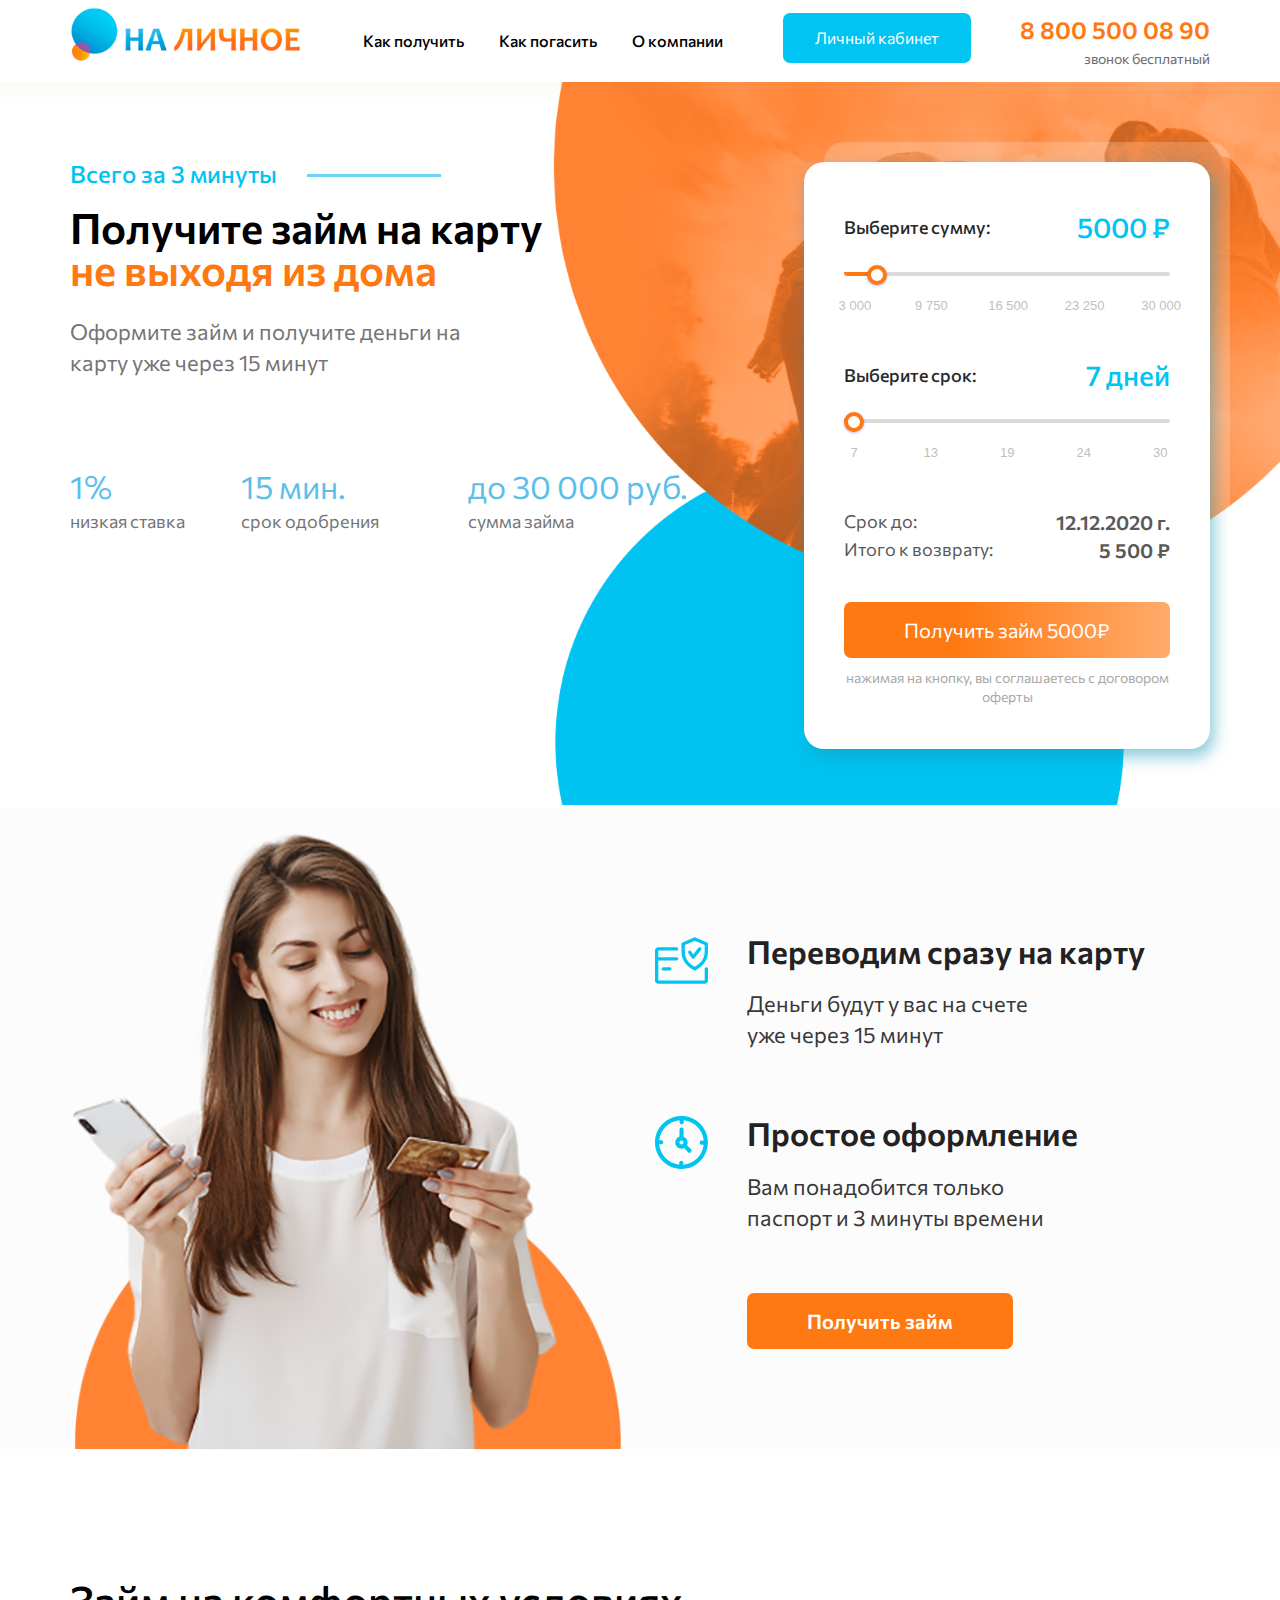
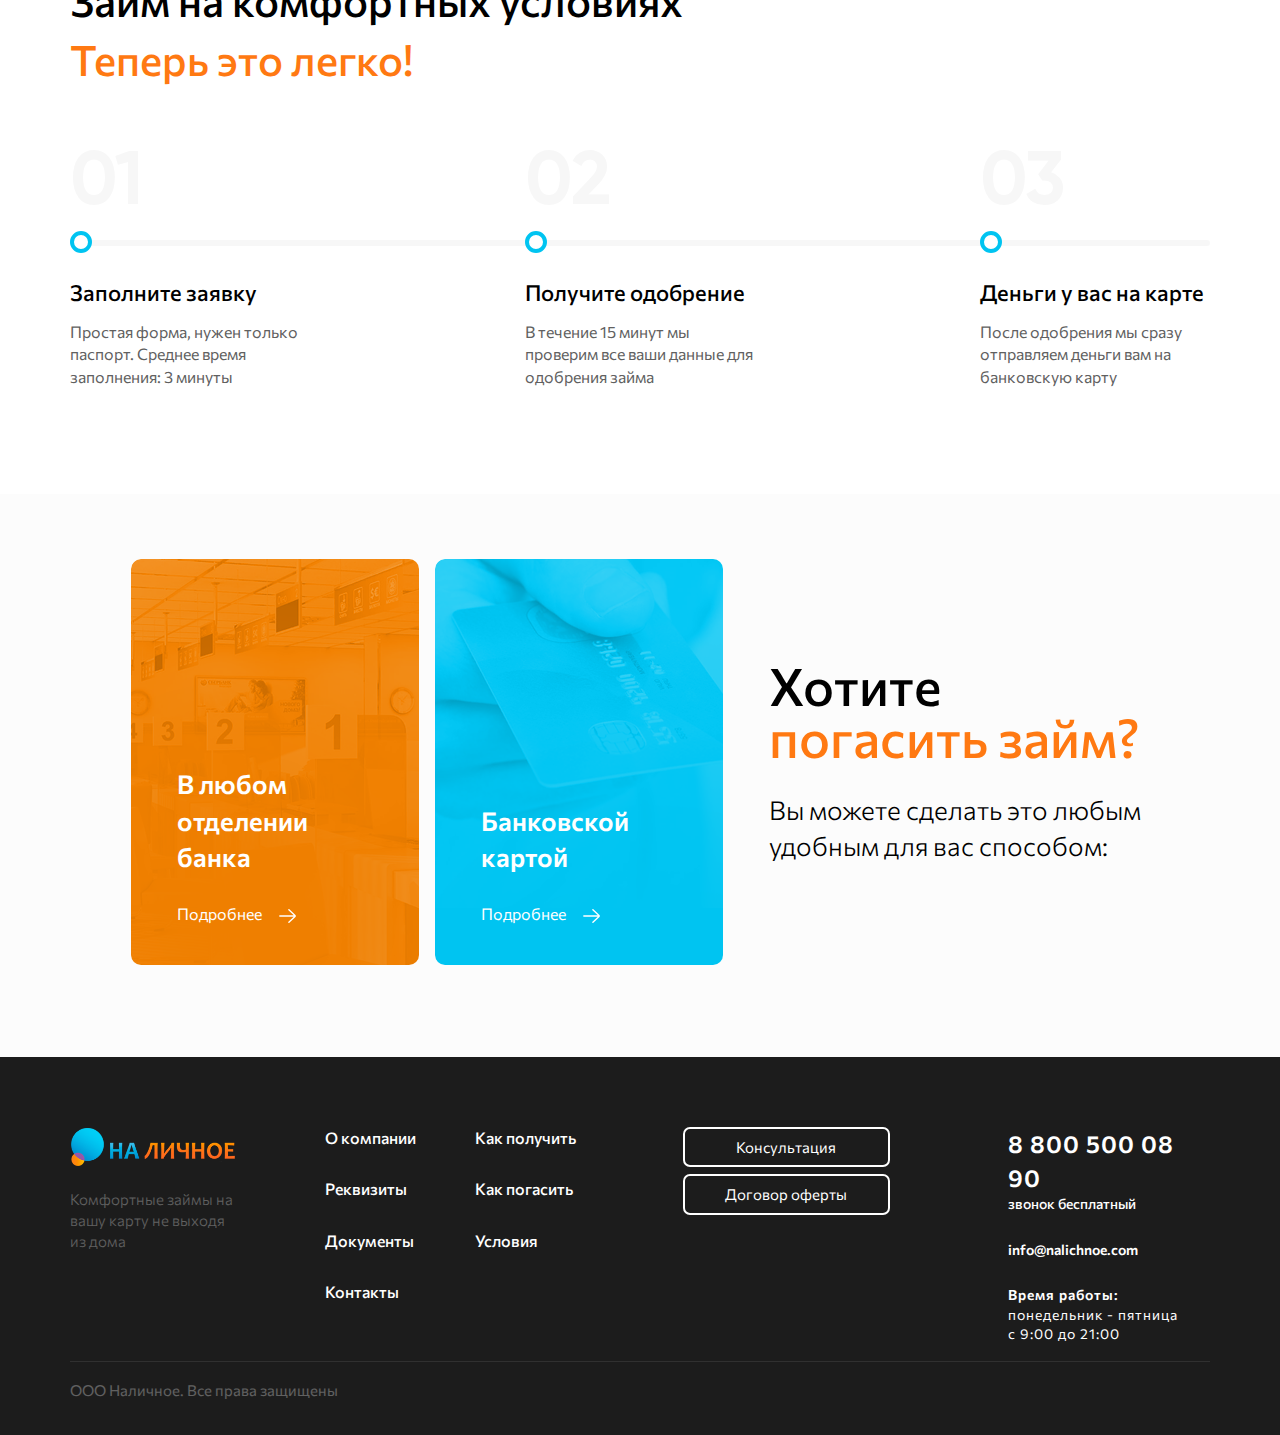
<file: index.html>
<!DOCTYPE html>
<html>

<head>
  <meta charset="utf-8">
  <title>Home</title>
  <meta name="description" content="">
  <link rel="shortcut icon" href="img/favicon/favicon.ico" type="image/x-icon">
  <meta http-equiv="X-UA-Compatible" content="IE=edge">
  <meta name="viewport" content="width=device-width, initial-scale=1, maximum-scale=1">
  <!-- style -->
  <link rel="stylesheet" href="libs/bootstrap/bootstrap.min.css">
  <link rel="stylesheet" href="libs/range/ion.rangeSlider.min.css" />
  <link rel="stylesheet" href="libs/fancybox/jquery.fancybox.min.css">
  <link rel="stylesheet" href="libs/jquery/jquery-ui/jquery-ui.min.css" />
  <link rel="stylesheet" href="libs/jquery/jquery-ui/jquery-ui.theme.min.css" />
  <link rel="stylesheet" href="css/common.css">
</head>

<body class="home">
  <div class="wrapper">
    <header class="header">
      <div class="container">
        <div class="header_row row">
          <div class="col-2 col-mobil">
          <button class="navbar-toggler -header_menu-toggler">
            <span class="line"></span>
            <span class="line"></span>
            <span class="line"></span>
          </button>
          </div>
          <div class="col-5 col-sm-6 col-md-4 col-lg-3 header-col-logo">
            <div class="header_logo">
              <a href="/" class="logo"><img src="i/logo.png" alt=""></a>
            </div>
          </div>
          <div class="col-lg-4 header-col-nav">
            <div class="header_nav">
              <nav class="navbar header_menu">
                <ul class="nav header_menu_nav -com-m">
                  <li class="nav-item">
                    <a class="nav-link" href="#">Как получить</a>
                  </li>
                  <li class="nav-item">
                    <a class="nav-link" href="#">Как погасить</a>
                  </li>
                  <li class="nav-item">
                    <a class="nav-link" href="#">О компании</a>
                  </li>
                </ul>
              </nav>
            </div>
            <div class="header_mobil_nav">
              <div class="header_mobil_line">
                <a href="#" class="close"></a>
              </div>
              <nav class="navbar mobil_menu">
                <ul class="nav header_menu_nav -com-m">
                  <li class="nav-item">
                    <a class="nav-link" href="#">Как получить</a>
                  </li>
                  <li class="nav-item">
                    <a class="nav-link" href="#">Как погасить</a>
                  </li>

                  <li class="nav-item">
                    <a class="nav-link" href="#">Условия</a>
                  </li>
                  <li class="nav-item">
                    <a class="nav-link" href="#">О компании</a>
                  </li>
                  <li class="nav-item">
                    <a class="nav-link" href="#">Реквизиты</a>
                  </li>
                  <li class="nav-item">
                    <a class="nav-link" href="#">Документы</a>
                  </li>
                  <li class="nav-item">
                    <a class="nav-link" href="#">Контакты</a>
                  </li>
                </ul>
              </nav>
              <div class="header_mobil_contacts">
                <a href="tel:88005000890" class="header_mobil_phone -com-sb -fs-24">8 800 500 08 90</a>
                <span class="header_mobil_info -fs-14">звонок бесплатный</span>
              </div>
            </div>
          </div>
          <div class="col-5 col-sm-6 col-md-8 col-lg-5 header-col-contact">
            <div class="header_right">
              <div class="header_right_row">
                <div class="header_btn">
                  <a href="#" class="btn btn-primary -lk-btn">Личный кабинет</a>
                </div>
                <div class="header_contacts">
                  <a href="tel:88005000890" class="header_phone -com-sb -fs-24">8 800 500 08 90</a>
                  <span class="info -fs-14">звонок бесплатный</span>
                </div>
              </div>
            </div>
          </div>
        </div>
      </div>
    </header>
    <main class="main">
      <div class="section section_itop">
        <div class="container">
          <div class="section_row row">
            <div class="col-lg-7">
              <div class="itop_info">
                <div class="section_title itop_info_title">
                  <div class="-blue -fs-24 -com-m ">Всего за 3 минуты</div>
                  <div class="-black -fs-42 -com-sb">Получите займ на карту</div>
                  <div class="-orange -fs-42 -com-sb">не выходя из дома</div>
                </div>
                <div class="itop_info_subtitle -fs-22">
                  Оформите займ и получите деньги
                  на карту уже через 15 минут
                </div>
                <div class="itop_info_desc">
                  <div class="itop_info_desc_row row">
                    <div class="col-3 col-sm-2 col-md-4 col-lg-3">
                      <div class="itop_info_desc_item">
                        <div class="itop_info_desc_item_title -fs-32">1%</div>
                        <div class="itop_info_desc_item_text -fs-18">низкая ставка</div>
                      </div>
                    </div>
                    <div class="col-4 col-sm-3 col-md-4 col-lg-4">
                      <div class="itop_info_desc_item">
                        <div class="itop_info_desc_item_title -fs-32">15 мин.</div>
                        <div class="itop_info_desc_item_text -fs-18">срок одобрения</div>
                      </div>
                    </div>
                    <div class="col-5 col-sm-3 col-md-4 col-lg-5">
                      <div class="itop_info_desc_item">
                        <div class="itop_info_desc_item_title -fs-32">до 30 000 руб.</div>
                        <div class="itop_info_desc_item_text -fs-18">сумма займа</div>
                      </div>
                    </div>
                    
                  </div>

                </div>
              </div>
            </div>
            <div class="col-lg-5">
              <div class="itop_calc">
                <form class="calculator">
                  <div class="form-group form-group-one">
                    <div class="form_row">
                      <label class="form-group-title -fs-18 -com-m" for="amount-one">
                        Выберите сумму:
                      </label>
                      <span class="range_res -fs-28 -com-m" id="demo"></span>
                    </div>
                    <div class="amount">
                      <input type="range" min="5000" max="12000" value="50000" class="slider" id="amount-one">
                    </div>
                  </div>
                  <div class="form-group form-group-two">
                    <div class="form_row">
                      <label class="form-group-title -fs-18 -com-m" for="amount-two">
                        Выберите срок:
                      </label>
                      <span class="range_res -fs-28 -com-m" id="demo2"></span>
                    </div>
                    <div class="amount">
                      <input type="range" min="7" max="30" value="7" class="slider" id="amount-two">
                    </div>
                  </div>
                  <div class="form-group form-group-res">
                    
                    <div class="form_row">
                      <div class="res_title -fs-18">Срок до:</div>
                      <div class="res_info_data  -fs-20 -com-sb">12.12.2020 г.</div>
                    </div>
                    <div class="form_row">
                      <div class="res_title -fs-18">Итого к возврату:</div>
                      <div class="res_info_sum -fs-20 -com-sb">5 500 ₽</div>
                    </div>
                  </div>
                  
                  <div class="form-group form-btn">
                    <a href="#" class="btn btn-secondary btn-form -fs-20 -fullwidth">Получить займ <span class="res">5000₽</span></a>
                    <span class="bottom_text -fs-14 -center">нажимая на кнопку, вы соглашаетесь
                    с договором оферты</span>
                  </div>

                </form>
              </div>
            </div>
          </div>

        </div>
      </div>
      <div class="section section_bonuses">
        <div class="container">
          <div class="section_row row">
            <div class="col-md-6">
              <div class="bonus_item bonus_item_one">
                <div class="bonus_item_img"><img src="i/girl.png" alt=""></div>
                
              </div>
            </div>
            <div class="col-md-6">
              <div class="bonus_item bonus_item_two">
                <div class="bonus_list">
                  <div class="bonus_list_item">
                    <div class="bonus_item_icon"><img src="i/credit-card.svg" alt=""></div>
                    <div class="bonus_item_title -fs-32 -com-sb">Переводим сразу на карту</div>
                    <div class="bonus_item_text -fs-22">Деньги будут у вас на счете
                    уже через 15 минут</div>
                  </div>
                  <div class="bonus_list_item">
                    <div class="bonus_item_icon"><img src="i/clock.svg" alt=""></div>
                    <div class="bonus_item_title -fs-32 -com-sb">Простое оформление</div>
                    <div class="bonus_item_text -fs-22">Вам понадобится только паспорт и 3 минуты времени</div>
                  </div>
                </div>
                <div class="bottom_btn">
                  <a href="#" class="btn btn-secondary -fs-20 -com-sb">Получить займ</a>
                </div>
              </div>
            </div>
          </div>
          
        </div>
      </div>

      <div class="section section_steps">
        <div class="container">
          <div class="section_title -fs-42">Займ на комфортных условиях</div>
          <div class="section_subtitle -fs-42">Теперь это легко!</div>
          <div class="section_row steps_row">
            <div class="steps_item step_first">
              <div class="steps_item_num -gil-b -fs-76"><span>01</span></div>
              <div class="steps_item_title -fs-22 -com-m">Заполните заявку </div>
              <div class="steps_item_text">
                Простая форма, нужен только паспорт. Среднее время заполнения: 3 минуты
              </div>
            </div>
            <div class="steps_item step_second">
              <div class="steps_item_num -gil-b -fs-76"><span>02</span></div>
              <div class="steps_item_title -fs-22 -com-m">Получите одобрение </div>
              <div class="steps_item_text">
                В течение 15 минут мы проверим все ваши данные для одобрения займа
              </div>
            </div>
            <div class="steps_item step_third">
              <div class="steps_item_num -gil-b -fs-76"><span>03</span></div>
              <div class="steps_item_title -fs-22 -com-m">Деньги у вас на карте</div>
              <div class="steps_item_text">
                После одобрения мы сразу отправляем деньги вам на банковскую карту
              </div>
            </div>
          </div>
        </div>
      </div>
      <div class="section section_repay">
        <div class="container">
          <div class="section_repay_row row">
            <div class="col-lg-7">
              <div class="repay_items_row">
                  <div class="repay_item" style="background: url(i/paiitem01.png) no-repeat;">
                    <div class="repay_item_text">
                      <span class="repay_text -fs-26 -com-sb">В любом отделении банка</span>
                      <a href="#" class="repay_item_link link_more -fs-16">Подробнее</a>
                    </div>
                  </div>
                  <div class="repay_item" style="background: url(i/paiitem02.png) no-repeat;">
                    <div class="repay_item_text">
                      <span class="repay_text -fs-26 -com-sb">Банковской картой</span>
                      <a href="#" class="repay_item_link link_more -fs-16">Подробнее</a>
                    </div>
                  </div>
              </div>
            </div>
            <div class="col-lg-5">
              <div class="repay_info">
                <div class="section_title -fs-52">Хотите <span class="-orange">погасить займ?</span></div>
                <div class="section_text -fs-26 -com-l">Вы можете сделать это любым удобным для вас способом:</div>
              </div>
            </div>
            
          </div>
        </div>
      </div>
      <div class="section section_mobil_phone">
        <div class="container">
          <a href="tel:88005000890" class="footer_phone -fs-24 -com-sb">8 800 500 08 90</a>
          <span class="footer_text -fs-16 -com-l">звонок бесплатный</span>
        </div>
      </div>
    </main>
    <footer class="footer">
      <div class="container">
        <div class="footer_row row">
          <div class="col-md-4 col-lg-2 footer-col-logo">
            <div class="footer_logo">
              <a href="/" class="logo"><img src="i/logo.png" alt="logo"></a>
              <span class="logo_info -fs-15 -com-l">Комфортные займы
                на вашу карту
                не выходя из дома</span>
            </div>
          </div>
          <div class="col-lg-4 footer-col-nav">
            <div class="footer_nav">
              <nav class="navbar footer_menu">
              
                <ul class="nav footer_menu_nav -com-m -fs-16">
                  <li class="nav-item">
                    <a class="nav-link" href="#">О компании</a>
                  </li>
                  <li class="nav-item">
                    <a class="nav-link" href="#">Как получить</a>
                  </li>
                  <li class="nav-item">
                    <a class="nav-link" href="#">Реквизиты</a>
                  </li>
                  <li class="nav-item">
                    <a class="nav-link" href="#">Как погасить</a>
                  </li>
                  <li class="nav-item">
                    <a class="nav-link" href="#">Документы</a>
                  </li>
                  <li class="nav-item">
                    <a class="nav-link" href="#">Условия</a>
                  </li>
                  <li class="nav-item">
                    <a class="nav-link" href="#">Контакты</a>
                  </li>
                </ul>
              </nav>
            </div>
          </div>
          <div class="col-sm-6 col-md-4 col-lg-3 footer-col-btn">
            <div class="footer_btn">
              <a href="#" class="btn btn_link">Консультация</a>
              <a href="#" class="btn btn_link">Договор оферты</a>
            </div>
          </div>
          <div class="col-sm-6 col-md-4 col-lg-3 footer-col-contacts">
            <div class="footer_contacts -fs-14">
              <a href="tel:88005000890" class="footer_phone -fs-24 -com-sb">8 800 500 08 90</a>
              <span class="footer_text -com-m">звонок бесплатный</span>
              <a href="mailto:info@nalichnoe.com" class="footer_email -com-sb">info@nalichnoe.com</a>
              <div class="work_time">
                <div class="work_time_title -com-sb">Время работы:</div>
                <div class="work_time_text">понедельник - пятница <br>с 9:00 до 21:00 </div>
              </div>
            </div>
          </div>
        </div>
        <div class="footer_row">
          <div class="copyright -fs-15">ООО Наличное. Все права защищены</div>
        </div>
      </div>
    </footer>
  </div>
  <script src="libs/jquery/jquery-3.4.1.min.js"></script>
  <script src="libs/bootstrap/bootstrap.min.js"></script>
  <script src="libs/range/ion.rangeSlider.min.js"></script>
  <script src="libs/jquery/jquery.maskedinput.min.js"></script>
  <script src="libs/fancybox/jquery.fancybox.min.js"></script>
  <script src="libs/jquery/jquery-ui/jquery-ui.min.js"></script>
  <script src="js/common.js"></script>
</body>

</html>
</file>
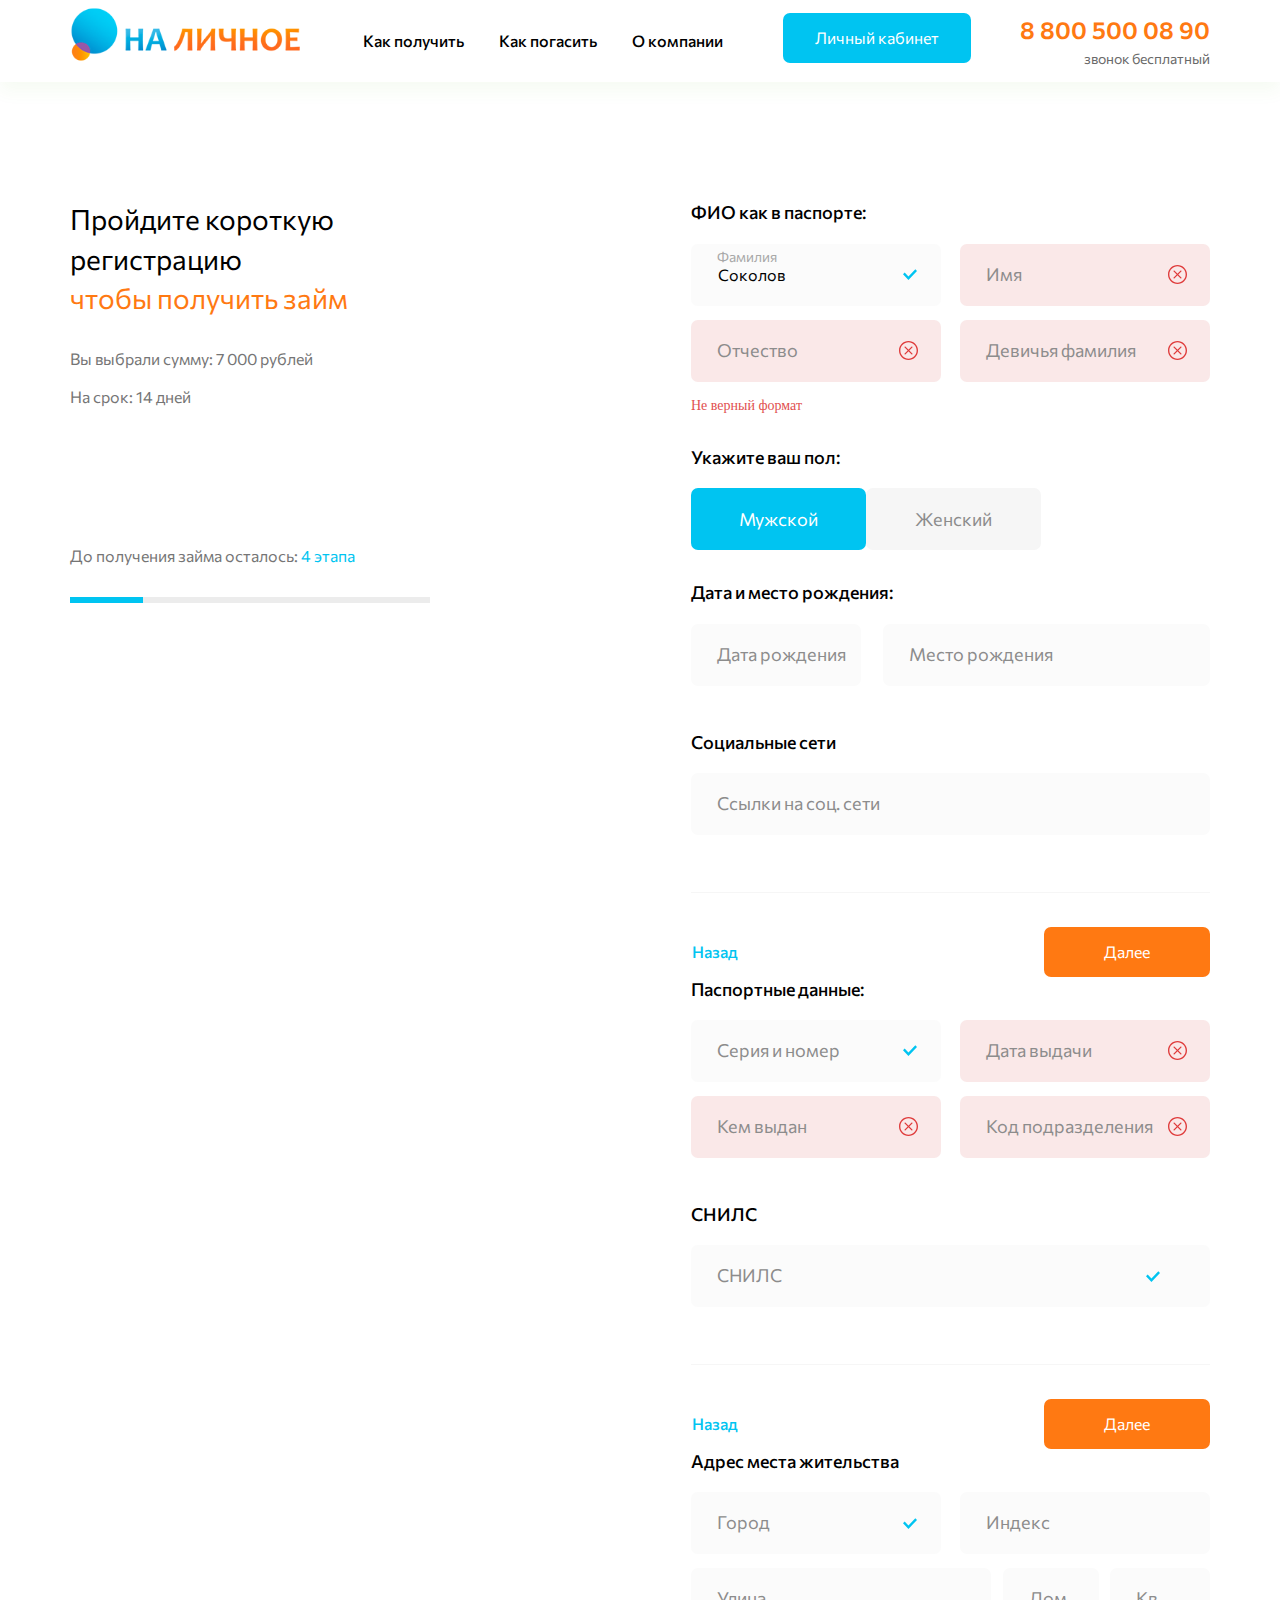
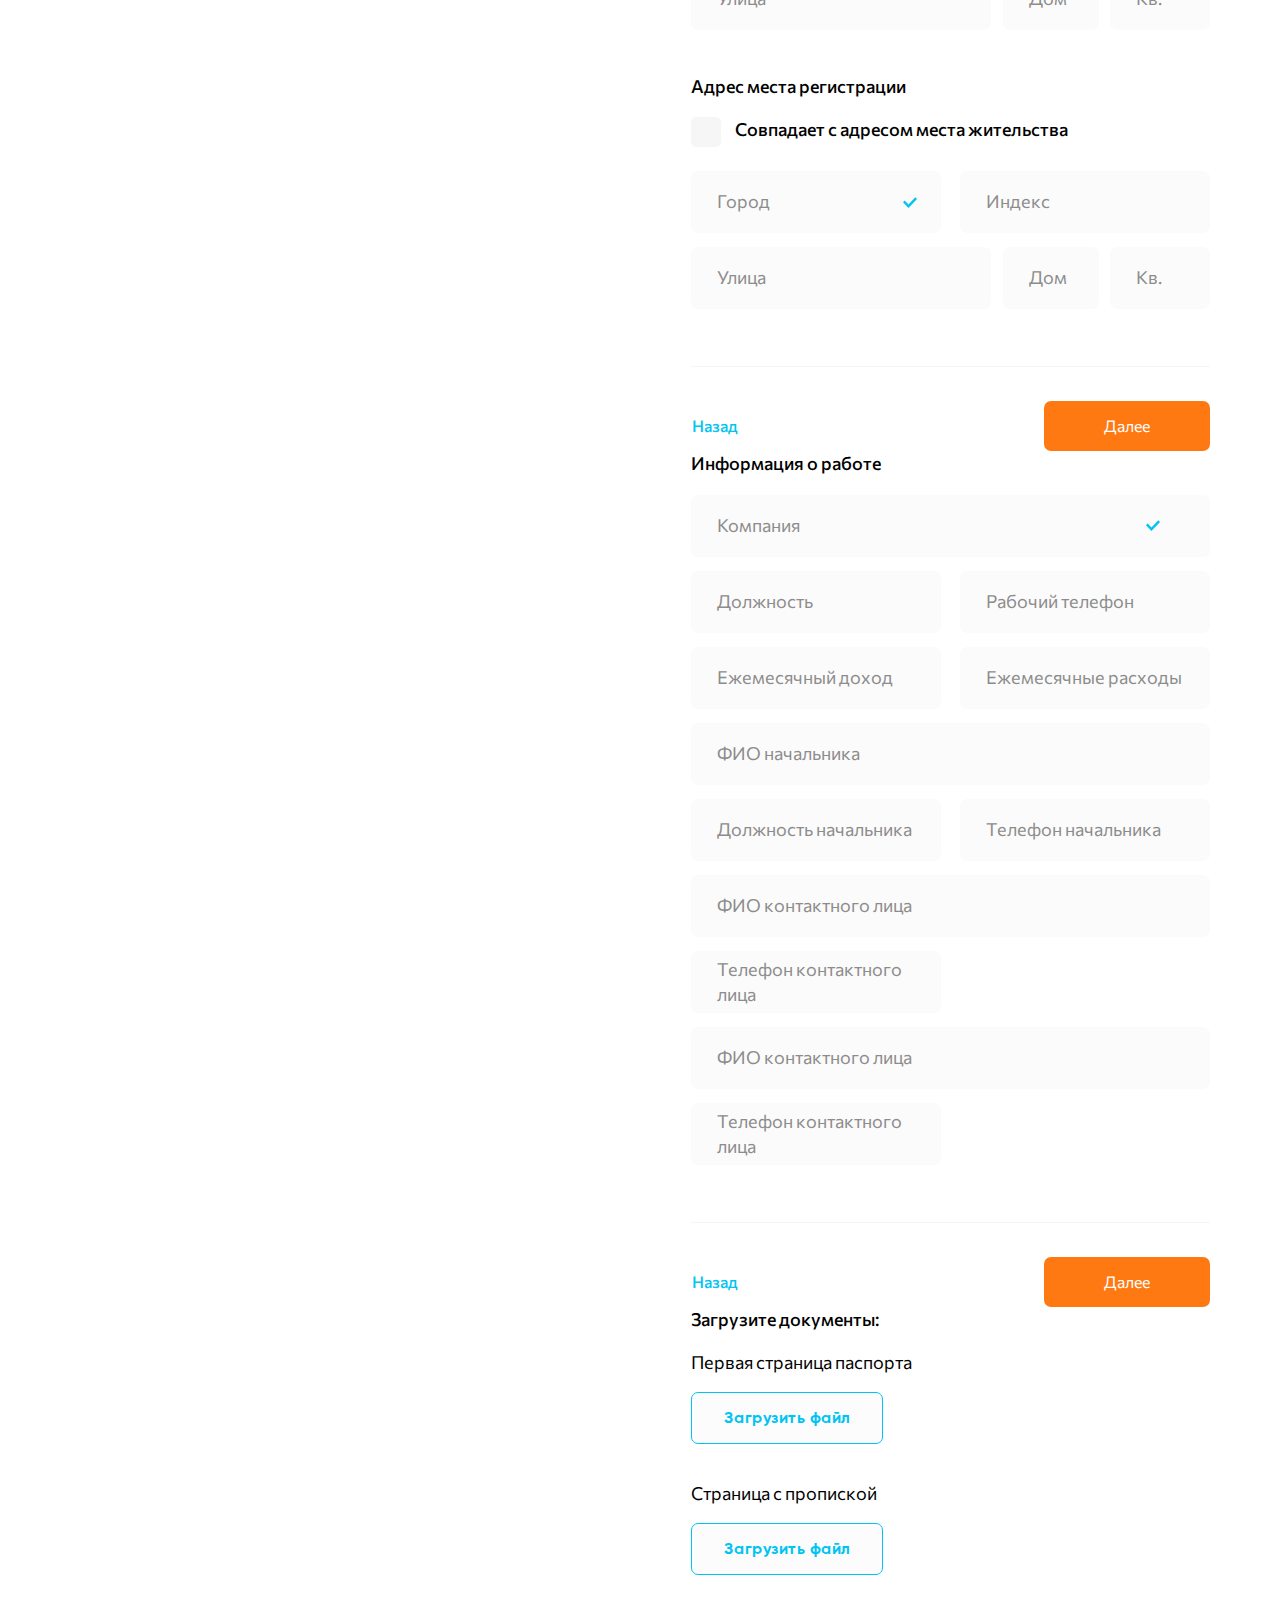
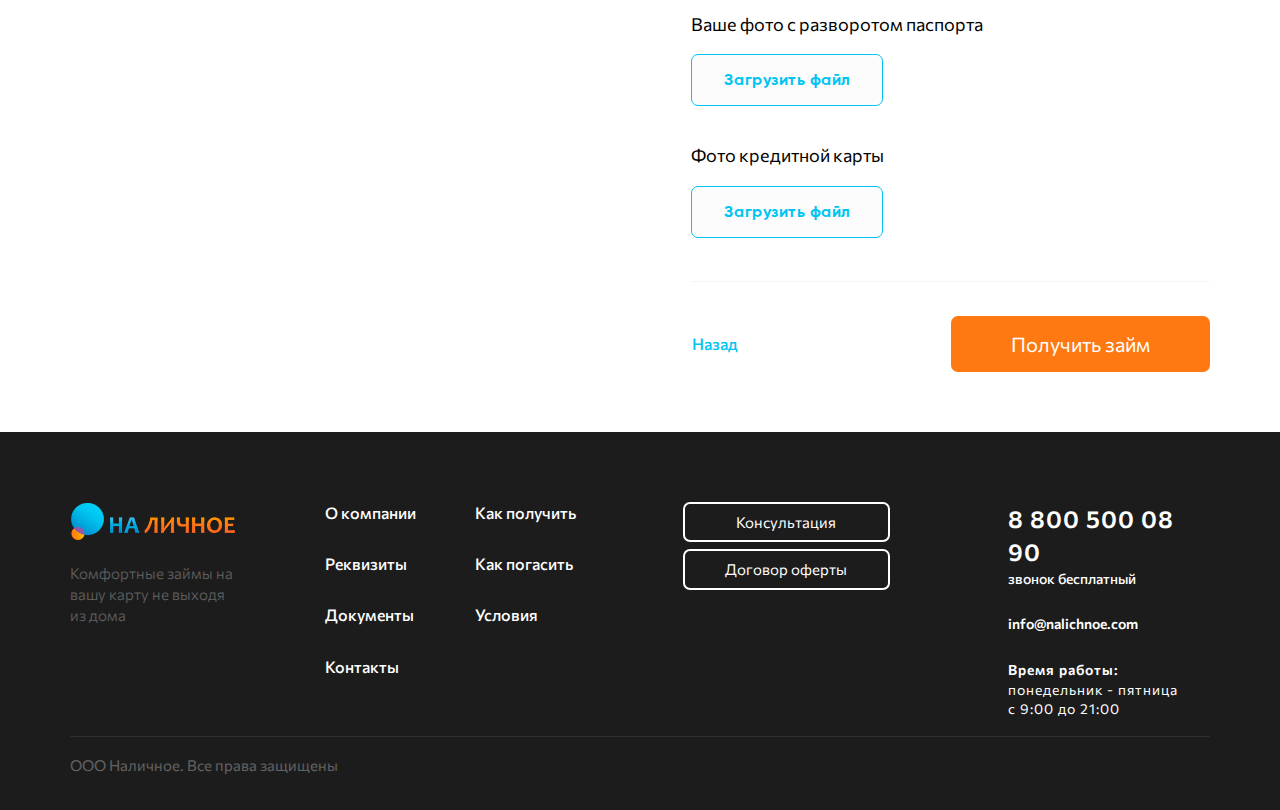
<file: form.html>
<!DOCTYPE html>
<html>

<head>
  <meta charset="utf-8">
  <title>Форма</title>
  <meta name="description" content="">
  <link rel="shortcut icon" href="img/favicon/favicon.ico" type="image/x-icon">
  <meta http-equiv="X-UA-Compatible" content="IE=edge">
  <meta name="viewport" content="width=device-width, initial-scale=1, maximum-scale=1">
  <!-- style -->
  <link rel="stylesheet" href="libs/bootstrap/bootstrap.min.css">
  <link rel="stylesheet" href="libs/range/ion.rangeSlider.min.css" />
  <link rel="stylesheet" href="libs/fancybox/jquery.fancybox.min.css">
  <link rel="stylesheet" href="libs/jquery/jquery-ui/jquery-ui.min.css" />
  <link rel="stylesheet" href="libs/jquery/jquery-ui/jquery-ui.theme.min.css" />
  <link rel="stylesheet" href="css/common.css">
</head>

<body class="page">
  <div class="wrapper">
    <header class="header">
      <div class="container">
        <div class="header_row row">
          <div class="col-2 col-mobil">
          <button class="navbar-toggler -header_menu-toggler">
            <span class="line"></span>
            <span class="line"></span>
            <span class="line"></span>
          </button>
          </div>
          <div class="col-5 col-sm-6 col-md-4 col-lg-3 header-col-logo">
            <div class="header_logo">
              <a href="/" class="logo"><img src="i/logo.png" alt=""></a>
            </div>
          </div>
          <div class="col-lg-4 header-col-nav">
            <div class="header_nav">
              <nav class="navbar header_menu">
                <ul class="nav header_menu_nav -com-m">
                  <li class="nav-item">
                    <a class="nav-link" href="#">Как получить</a>
                  </li>
                  <li class="nav-item">
                    <a class="nav-link" href="#">Как погасить</a>
                  </li>
                  <li class="nav-item">
                    <a class="nav-link" href="#">О компании</a>
                  </li>
                </ul>
              </nav>
            </div>
            <div class="header_mobil_nav">
              <div class="header_mobil_line">
                <a href="#" class="close"></a>
              </div>
              <nav class="navbar mobil_menu">
                <ul class="nav header_menu_nav -com-m">
                  <li class="nav-item">
                    <a class="nav-link" href="#">Как получить</a>
                  </li>
                  <li class="nav-item">
                    <a class="nav-link" href="#">Как погасить</a>
                  </li>

                  <li class="nav-item">
                    <a class="nav-link" href="#">Условия</a>
                  </li>
                  <li class="nav-item">
                    <a class="nav-link" href="#">О компании</a>
                  </li>
                  <li class="nav-item">
                    <a class="nav-link" href="#">Реквизиты</a>
                  </li>
                  <li class="nav-item">
                    <a class="nav-link" href="#">Документы</a>
                  </li>
                  <li class="nav-item">
                    <a class="nav-link" href="#">Контакты</a>
                  </li>
                </ul>
              </nav>
              <div class="header_mobil_contacts">
                <a href="tel:88005000890" class="header_mobil_phone -com-sb -fs-24">8 800 500 08 90</a>
                <span class="header_mobil_info -fs-14">звонок бесплатный</span>
              </div>
            </div>
          </div>
          <div class="col-5 col-sm-6 col-md-8 col-lg-5 header-col-contact">
            <div class="header_right">
              <div class="header_right_row">
                <div class="header_btn">
                  <a href="#" class="btn btn-primary -lk-btn">Личный кабинет</a>
                </div>
                <div class="header_contacts">
                  <a href="tel:88005000890" class="header_phone -com-sb -fs-24">8 800 500 08 90</a>
                  <span class="info -fs-14">звонок бесплатный</span>
                </div>
              </div>
            </div>
          </div>
        </div>
      </div>
    </header>
    <main class="main">
      <div class="section section_form">
        <div class="container">
          <div class="section_form_row row">
            <div class="col-lg-5">
              <div class="main_form_info">
                <div class="form_info_title -fs-28">
                  <span class="-black">Пройдите короткую регистрацию</span>
                  <span class="-orange">чтобы получить займ</span>
                </div>
                <div class="form_info_subtitle">
                  <p>Вы выбрали сумму: <span class="sum">7 000 рублей</span></p>
                  <p>На срок: <span class="days">14 дней</span></p>
                </div>
                <div class="form_info_progress">
                  <div class="form_info_progress_text -step1 active">До получения займа осталось: <span
                      class="step -green">4 этапа</span></div>
                  <div class="form_info_progress_text -step2">До получения займа осталось: <span class="step -green">3
                      этапа</span></div>
                  <div class="form_info_progress_text -step3">До получения займа осталось: <span class="step -green">2
                      этапа</span></div>
                  <div class="form_info_progress_text -step4">До получения займа осталось: <span class="step -green">1
                      этап</span></div>
                  <div class="form_info_progress_text -step5"><span class="step -green">Последний этап</span></div>
                  <div class="form_info_progress_control -step1"></div>
                </div>
              </div>
            </div>
            <div class="col-lg-7">
              <div class="main_form_top">Заполните данные</div>
              <div class="main_form">
                <form action="" method="" class="regform">
                  <div class="step_box step1">
                    <div class="form_group -fs-18">
                      <div class="form_group-title -com-m">ФИО как в паспорте:</div>
                      <div class="form_row">
                        <label class="input_box -ok">
                          <input type="text" class="form-control" name="last_name" id="last_name" value="Соколов">
                          <span class="input_name -top">Фамилия</span>
                        </label>
                        <label class="input_box -error">
                          <input type="text" class="form-control" name="first_name" id="first_name" value="">
                          <span class="input_name">Имя</span>
                        </label>
                      </div>
                      <div class="form_row">
                        <label class="input_box -error">
                          <input type="text" class="form-control" name="patronym" id="patronym" value="">
                          <span class="input_name">Отчество</span>
                        </label>
                        <label class="input_box -error">
                          <input type="text" class="form-control" name="maiden_name" id="maiden_name" value="">
                          <span class="input_name">Девичья фамилия</span>
                        </label>
                      </div>
                      <div class="error_text">Не верный формат</div>
                    </div>
                    <div class="form_group -fs-18">
                      <div class="form_group-title -com-m">Укажите ваш пол:</div>
                      <div class="form_row justify-content-start">
                        <div class="form_radio_btn">
                          <input id="radio-1" type="radio" name="radio" value="1" checked>
                          <label for="radio-1">Мужской</label>
                        </div>
                        <div class="form_radio_btn">
                          <input id="radio-2" type="radio" name="radio" value="2">
                          <label for="radio-2">Женский</label>
                        </div>
                      </div>
                    </div>
                    <div class="form_group -fs-18">
                      <div class="form_group-title -com-m">Дата и место рождения:</div>
                      <div class="form_row">
                        <label class="input_box">
                          <input type="text" class="form-control" name="birth_date" id="birth_date" value="">
                          <span class="input_name">Дата рождения</span>
                        </label>
                        <label class="input_box">
                          <input type="text" class="form-control" name="birthplace" id="birthplace" value="">
                          <span class="input_name">Место рождения</span>
                        </label>
                      </div>
                    </div>
                    <div class="form_group -fs-18">
                      <div class="form_group-title -com-m">Социальные сети</div>
                      <div class="form_row">
                        <label class="input_box -fullwidth">
                          <input type="text" class="form-control " name="social" id="social" value="">
                          <span class="input_name">Ссылки на соц. сети</span>
                        </label>
                      </div>
                    </div>
                    <div class="step_box_btn">
                      <a href="#" class="btn btn_back btn-link -green -com-m">Назад</a>
                      <a href="#" class="btn btn_next btn-secondary">Далее</a>
                    </div>
                  </div>
                  <div class="step_box step2">
                    <div class="form_group -fs-18">
                      <div class="form_group-title -com-m">Паспортные данные:</div>
                      <div class="form_row">
                        <label class="input_box -ok">
                          <input type="text" class="form-control" name="series" id="series" value="">
                          <span class="input_name">Серия и номер</span>
                        </label>
                        <label class="input_box -error">
                          <input type="text" class="form-control" name="issue" id="issue" value="">
                          <span class="input_name">Дата выдачи</span>
                        </label>
                      </div>
                      <div class="form_row">
                        <label class="input_box -error">
                          <input type="text" class="form-control" name="issued_by" id="issued_by" value="">
                          <span class="input_name">Кем выдан</span>
                        </label>
                        <label class="input_box -error">
                          <input type="text" class="form-control" name="department_code" id="department_code" value="">
                          <span class="input_name">Код подразделения</span>
                        </label>
                      </div>
                    </div>
                    <div class="form_group -fs-18">
                      <div class="form_group-title -com-m">СНИЛС</div>
                      <div class="form_row">
                        <label class="input_box -ok -fullwidth">
                          <input type="text" class="form-control" name="snils" id="snils" value="">
                          <span class="input_name">СНИЛС</span>
                        </label>
                      </div>
                    </div>
                    <div class="step_box_btn">
                      <a href="#" class="btn btn_back btn-link -green -com-m">Назад</a>
                      <a href="#" class="btn btn_next btn-secondary">Далее</a>
                    </div>
                  </div>
                  <div class="step_box step3">
                    <div class="form_group -fs-18">
                      <div class="form_group-title -com-m">Адрес места жительства</div>
                      <div class="form_row">
                        <label class="input_box -ok">
                          <input type="text" class="form-control" name="city" id="city" value="">
                          <span class="input_name">Город</span>
                        </label>
                        <label class="input_box">
                          <input type="text" class="form-control" name="code" id="code" value="">
                          <span class="input_name">Индекс</span>
                        </label>
                      </div>
                      <div class="form_row">
                        <label class="input_box">
                          <input type="text" class="form-control" name="street" id="street" value="">
                          <span class="input_name">Улица</span>
                        </label>
                        <label class="input_box">
                          <input type="text" class="form-control" name="house" id="house" value="">
                          <span class="input_name">Дом</span>
                        </label>
                        <label class="input_box">
                          <input type="text" class="form-control" name="flat" id="flat" value="">
                          <span class="input_name">Кв.</span>
                        </label>
                      </div>
                    </div>
                    <div class="form_group -fs-18">
                      <div class="form_group-title -com-m">Адрес места регистрации</div>
                      <div class="form_row">
                        <div class="check">
                          <input type="checkbox" class="custom-checkbox" id="clone_address" name="clone_address">

                          <label for="clone_address" class="check_box -com-m">
                            Совпадает с адресом места жительства
                          </label>
                        </div>
                      </div>
                      <div class="form_row">
                        <label class="input_box -ok">
                          <input type="text" class="form-control" name="reg-city" id="reg-city" value="">
                          <span class="input_name">Город</span>
                        </label>
                        <label class="input_box">
                          <input type="text" class="form-control" name="reg-code" id="reg-code" value="">
                          <span class="input_name">Индекс</span>
                        </label>
                      </div>
                      <div class="form_row">
                        <label class="input_box">
                          <input type="text" class="form-control" name="reg-street" id="reg-street" value="">
                          <span class="input_name">Улица</span>
                        </label>
                        <label class="input_box">
                          <input type="text" class="form-control" name="reg-house" id="reg-house" value="">
                          <span class="input_name">Дом</span>
                        </label>
                        <label class="input_box">
                          <input type="text" class="form-control" name="reg-flat" id="reg-flat" value="">
                          <span class="input_name">Кв.</span>
                        </label>
                      </div>
                    </div>
                    <div class="step_box_btn">
                      <a href="#" class="btn btn_back btn-link -green -com-m">Назад</a>
                      <a href="#" class="btn btn_next btn-secondary">Далее</a>
                    </div>
                  </div>
                  <div class="step_box step4">
                    <div class="form_group -fs-18">
                      <div class="form_group-title -com-m">Информация о работе</div>
                      <div class="form_row">
                        <label class="input_box -ok -fullwidth">
                          <input type="text" class="form-control" name="company" id="company" value="">
                          <span class="input_name">Компания</span>
                        </label>
                      </div>
                      <div class="form_row">
                        <label class="input_box">
                          <input type="text" class="form-control" name="post" id="post" value="">
                          <span class="input_name">Должность</span>
                        </label>
                        <label class="input_box">
                          <input type="text" class="form-control" name="work_phone" id="work_phone" value="">
                          <span class="input_name">Рабочий телефон</span>
                        </label>
                      </div>
                      <div class="form_row">
                        <label class="input_box">
                          <input type="text" class="form-control" name="income" id="income" value="">
                          <span class="input_name">Ежемесячный доход</span>
                        </label>
                        <label class="input_box">
                          <input type="text" class="form-control" name="expenses" id="expenses" value="">
                          <span class="input_name">Ежемесячные расходы</span>
                        </label>
                      </div>
                      <div class="form_row">
                        <label class="input_box -fullwidth">
                          <input type="text" class="form-control" name="chief_name" id="chief_name" value="">
                          <span class="input_name">ФИО начальника</span>
                        </label>
                      </div>
                      <div class="form_row">
                        <label class="input_box">
                          <input type="text" class="form-control" name="chief_position" id="chief_position" value="">
                          <span class="input_name">Должность начальника</span>
                        </label>
                        <label class="input_box">
                          <input type="text" class="form-control" name="chief_phone" id="chief_phone" value="">
                          <span class="input_name">Телефон начальника</span>
                        </label>
                      </div>
                      <div class="form_row">
                        <label class="input_box -fullwidth">
                          <input type="text" class="form-control" name="contact_person1" id="contact_person1" value="">
                          <span class="input_name">ФИО контактного лица</span>
                        </label>
                      </div>
                      <div class="form_row">
                        <label class="input_box">
                          <input type="text" class="form-control" name="contact_person_phone1"
                            id="contact_person_phone1" value="">
                          <span class="input_name">Телефон контактного лица</span>
                        </label>
                      </div>
                      <div class="form_row">
                        <label class="input_box -fullwidth">
                          <input type="text" class="form-control" name="contact_person2" id="contact_person2" value="">
                          <span class="input_name">ФИО контактного лица</span>
                        </label>
                      </div>
                      <div class="form_row">
                        <label class="input_box">
                          <input type="text" class="form-control" name="contact_person_phone2"
                            id="contact_person_phone2" value="">
                          <span class="input_name">Телефон контактного лица</span>
                        </label>
                      </div>
                    </div>
                    <div class="step_box_btn">
                      <a href="#" class="btn btn_back btn-link -green -com-m">Назад</a>
                      <a href="#" class="btn btn_next btn-secondary">Далее</a>
                    </div>

                  </div>
                  <div class="step_box step5">
                    <div class="form_group -fs-18">
                      <div class="form_group-title -com-m">Загрузите документы:</div>

                      <div class="form_file_item">
                        <p>Первая страница паспорта</p>
                        <input type="file" name="file1" id="file1" class="input_file">
                        <label for="file1" class="btn btn-third js-labelFile">
                          <span class="js-fileName">Загрузить файл</span>
                        </label>

                      </div>
                      <div class="form_file_item">
                        <p>Страница с пропиской</p>
                        <input type="file" name="file2" id="file2" class="input_file">
                        <label for="file2" class="btn btn-third js-labelFile">
                          <span class="js-fileName">Загрузить файл</span>
                        </label>
                      </div>
                      <div class="form_file_item">
                        <p>Ваше фото с разворотом паспорта</p>
                        <input type="file" name="file3" id="file3" class="input_file">
                        <label for="file3" class="btn btn-third js-labelFile">
                          <span class="js-fileName">Загрузить файл</span>
                        </label>
                      </div>
                      <div class="form_file_item">
                        <p>Фото кредитной карты</p>
                        <input type="file" name="file4" id="file4" class="input_file">
                        <label for="file4" class="btn btn-third js-labelFile">
                          <span class="js-fileName">Загрузить файл</span>
                        </label>

                      </div>
                    </div>
                    <div class="step_box_btn">
                      <a href="#" class="btn btn_back btn-link -green -com-m">Назад</a>
                      <a href="#" class="btn btn_next btn-secondary -fs-20">Получить займ</a>
                    </div>

                  </div>

                </form>
              </div>
            </div>
          </div>



        </div>
      </div>
      <div class="section section_mobil_phone">
        <div class="container">
          <a href="tel:88005000890" class="footer_phone -fs-24 -com-sb">8 800 500 08 90</a>
          <span class="footer_text -fs-16 -com-l">звонок бесплатный</span>
        </div>
      </div>
    </main>
    <footer class="footer">
      <div class="container">
        <div class="footer_row row">
          <div class="col-md-4 col-lg-2 footer-col-logo">
            <div class="footer_logo">
              <a href="/" class="logo"><img src="i/logo.png" alt="logo"></a>
              <span class="logo_info -fs-15 -com-l">Комфортные займы
                на вашу карту
                не выходя из дома</span>
            </div>
          </div>
          <div class="col-lg-4 footer-col-nav">
            <div class="footer_nav">
              <nav class="navbar footer_menu">
    
                <ul class="nav footer_menu_nav -com-m -fs-16">
                  <li class="nav-item">
                    <a class="nav-link" href="#">О компании</a>
                  </li>
                  <li class="nav-item">
                    <a class="nav-link" href="#">Как получить</a>
                  </li>
                  <li class="nav-item">
                    <a class="nav-link" href="#">Реквизиты</a>
                  </li>
                  <li class="nav-item">
                    <a class="nav-link" href="#">Как погасить</a>
                  </li>
                  <li class="nav-item">
                    <a class="nav-link" href="#">Документы</a>
                  </li>
                  <li class="nav-item">
                    <a class="nav-link" href="#">Условия</a>
                  </li>
                  <li class="nav-item">
                    <a class="nav-link" href="#">Контакты</a>
                  </li>
                </ul>
              </nav>
            </div>
          </div>
          <div class="col-sm-6 col-md-4 col-lg-3 footer-col-btn">
            <div class="footer_btn">
              <a href="#" class="btn btn_link">Консультация</a>
              <a href="#" class="btn btn_link">Договор оферты</a>
            </div>
          </div>
          <div class="col-sm-6 col-md-4 col-lg-3 footer-col-contacts">
            <div class="footer_contacts -fs-14">
              <a href="tel:88005000890" class="footer_phone -fs-24 -com-sb">8 800 500 08 90</a>
              <span class="footer_text -com-m">звонок бесплатный</span>
              <a href="mailto:info@nalichnoe.com" class="footer_email -com-sb">info@nalichnoe.com</a>
              <div class="work_time">
                <div class="work_time_title -com-sb">Время работы:</div>
                <div class="work_time_text">понедельник - пятница <br>с 9:00 до 21:00 </div>
              </div>
            </div>
          </div>
        </div>
        <div class="footer_row">
          <div class="copyright -fs-15">ООО Наличное. Все права защищены</div>
        </div>
      </div>
    </footer>
    </div>
    <script src="libs/jquery/jquery-3.4.1.min.js"></script>
    <script src="libs/bootstrap/bootstrap.min.js"></script>
    <script src="libs/range/ion.rangeSlider.min.js"></script>
    <script src="libs/jquery/jquery.maskedinput.min.js"></script>
    <script src="libs/fancybox/jquery.fancybox.min.js"></script>
    <script src="libs/jquery/jquery-ui/jquery-ui.min.js"></script>
    <script src="js/common.js"></script>
    </body>
    
    </html>
</file>
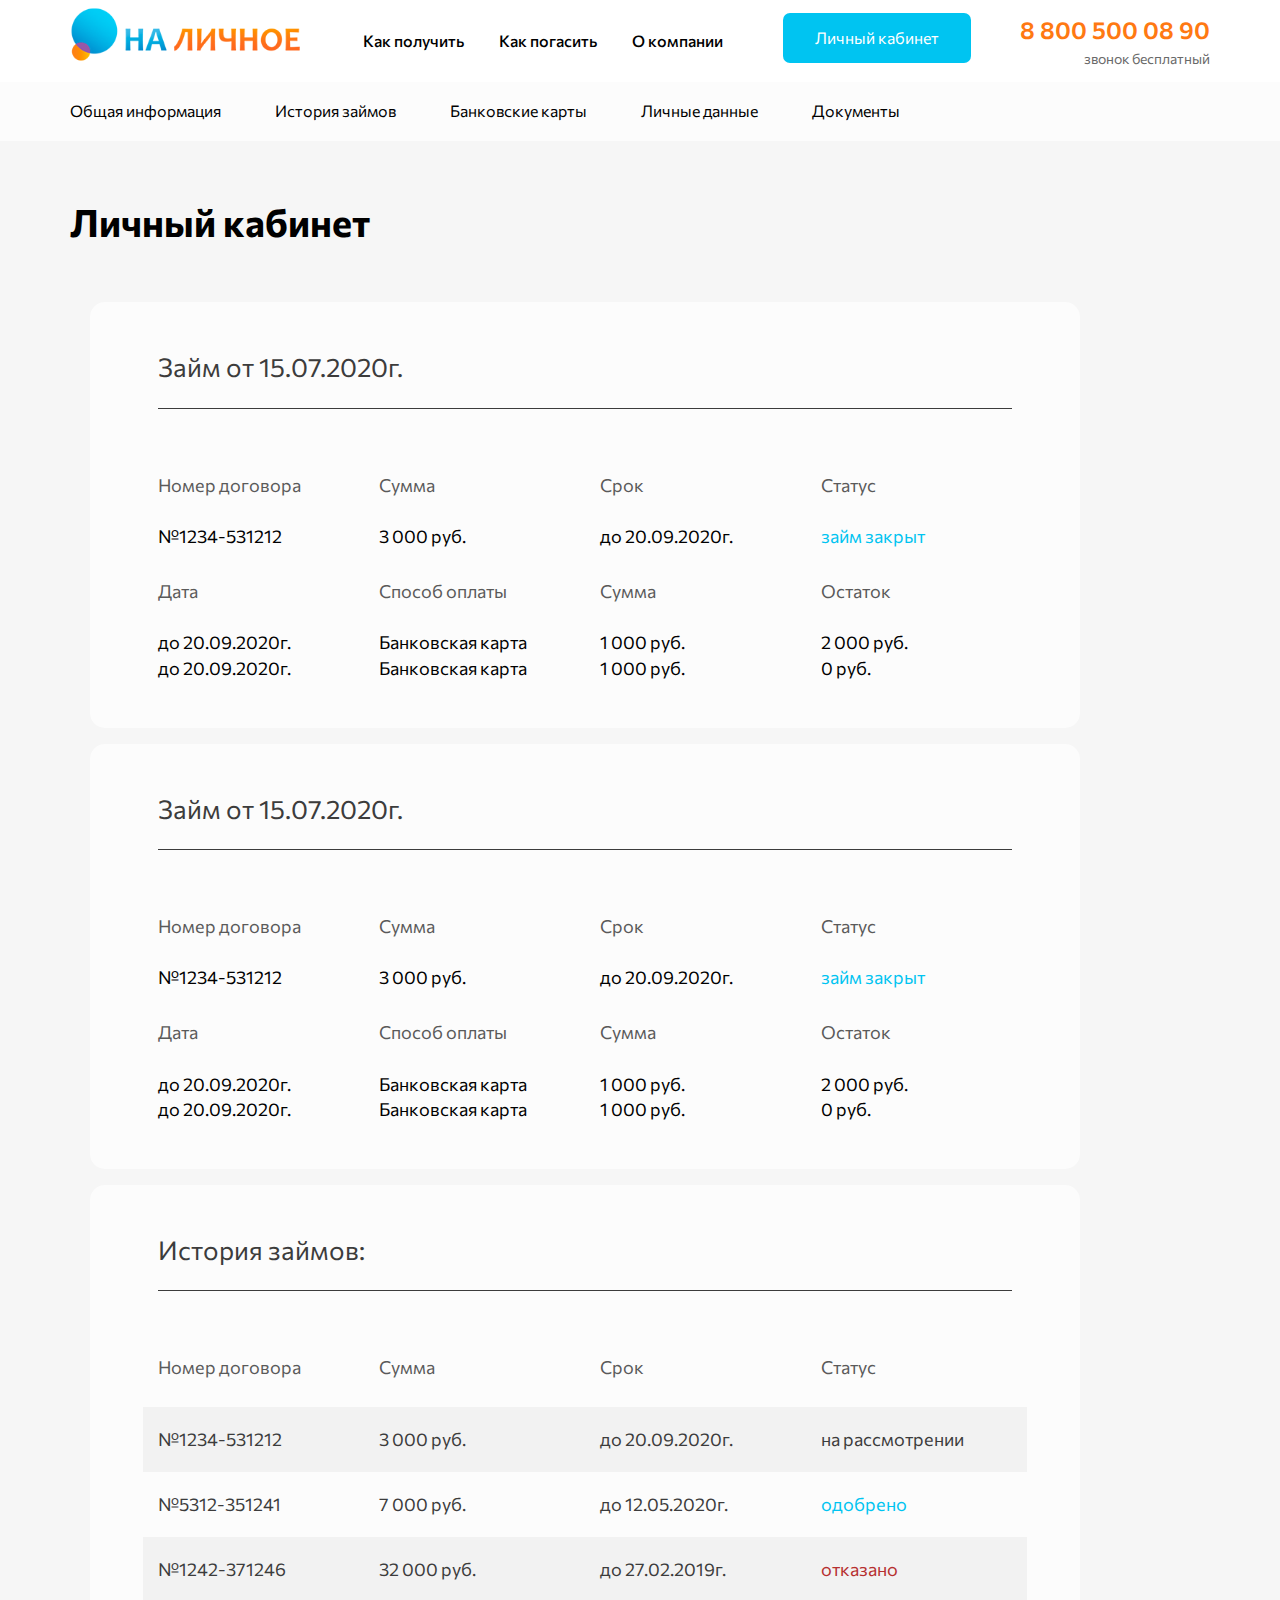
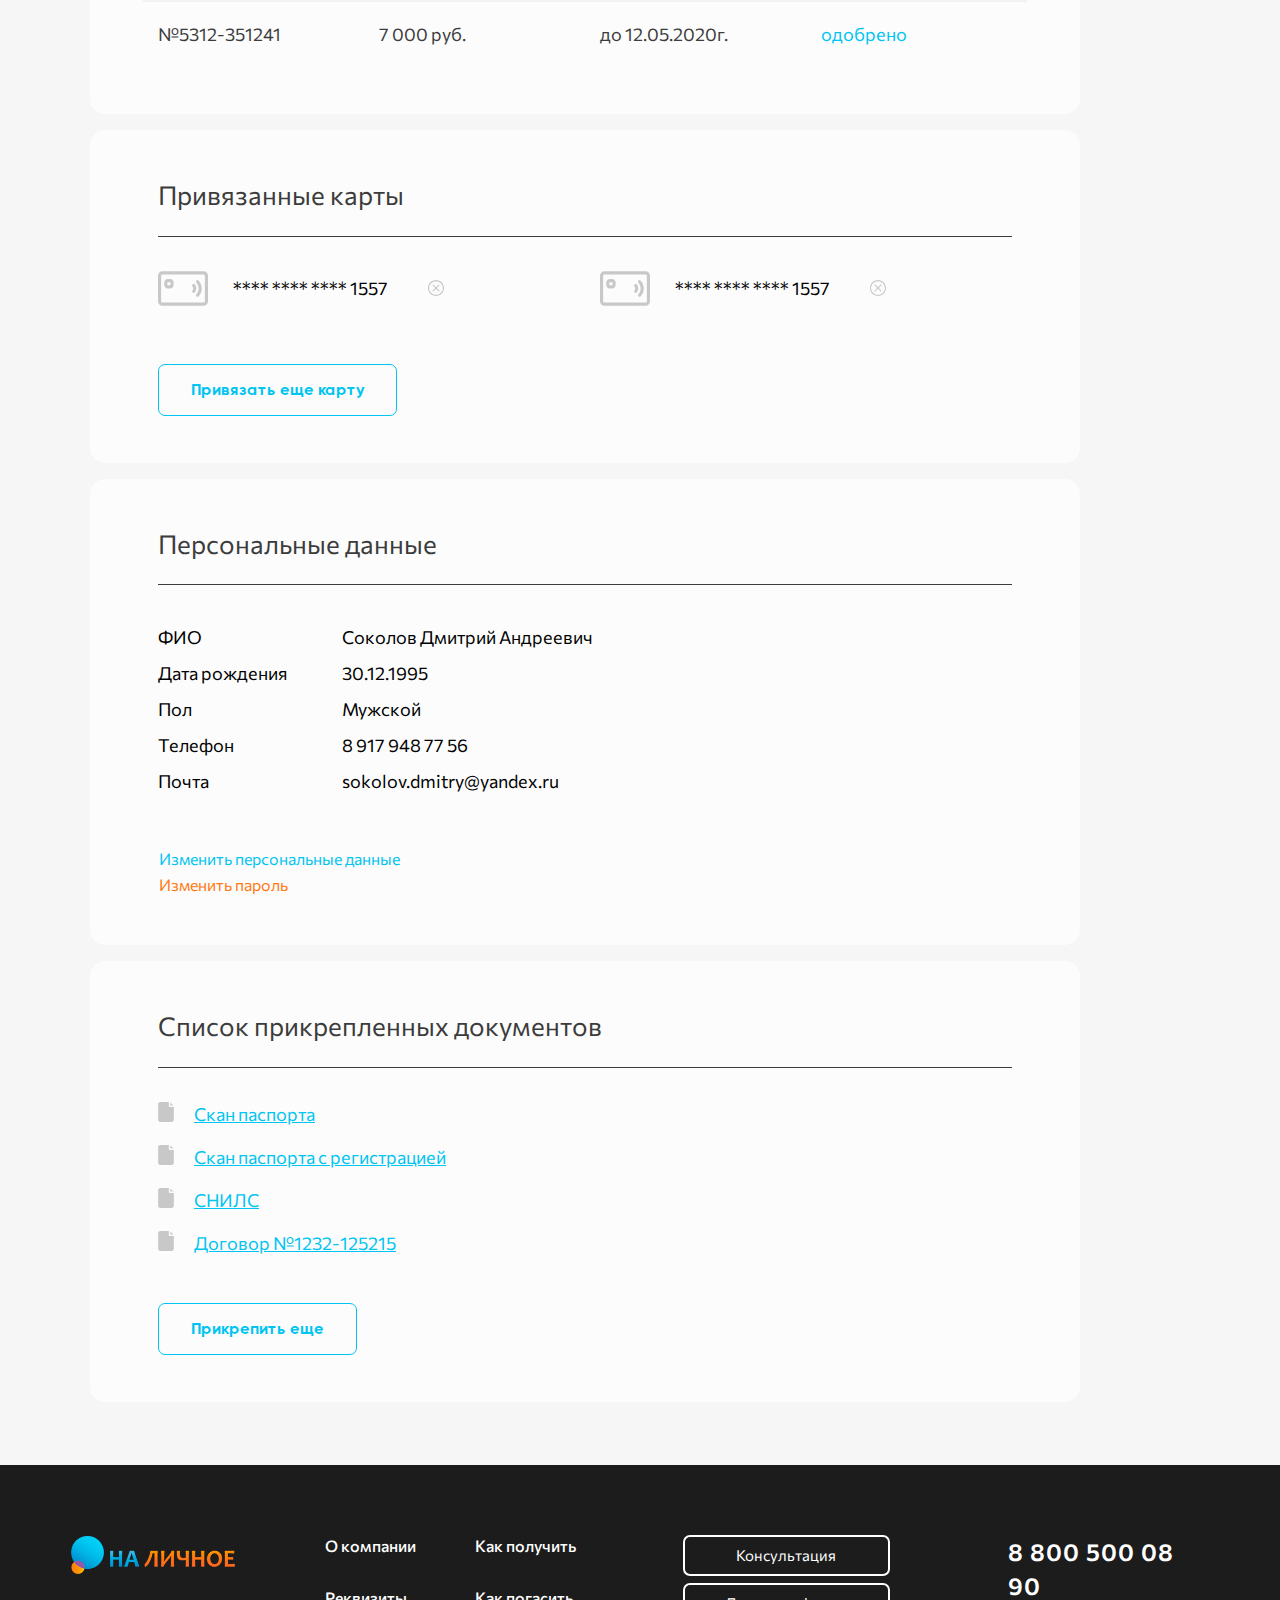
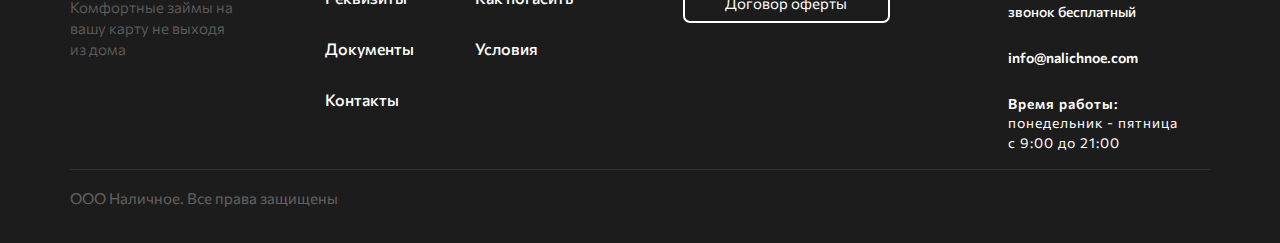
<file: lk.html>
<!DOCTYPE html>
<html>

<head>
  <meta charset="utf-8">
  <title>Личный кабинет</title>
  <meta name="description" content="">
  <link rel="shortcut icon" href="img/favicon/favicon.ico" type="image/x-icon">
  <meta http-equiv="X-UA-Compatible" content="IE=edge">
  <meta name="viewport" content="width=device-width, initial-scale=1, maximum-scale=1">
  <!-- style -->
  <link rel="stylesheet" href="libs/bootstrap/bootstrap.min.css">
  <link rel="stylesheet" href="libs/range/ion.rangeSlider.min.css" />
  <link rel="stylesheet" href="libs/fancybox/jquery.fancybox.min.css">
  <link rel="stylesheet" href="libs/jquery/jquery-ui/jquery-ui.min.css" />
  <link rel="stylesheet" href="libs/jquery/jquery-ui/jquery-ui.theme.min.css" />
  <link rel="stylesheet" href="css/common.css">
</head>

<body class="lk">
  <div class="wrapper">
    <header class="header">
      <div class="container">
        <div class="header_row row">
          <div class="col-2 col-mobil">
          <button class="navbar-toggler -header_menu-toggler">
            <span class="line"></span>
            <span class="line"></span>
            <span class="line"></span>
          </button>
          </div>
          <div class="col-5 col-sm-6 col-md-4 col-lg-3 header-col-logo">
            <div class="header_logo">
              <a href="/" class="logo"><img src="i/logo.png" alt=""></a>
            </div>
          </div>
          <div class="col-lg-4 header-col-nav">
            <div class="header_nav">
              <nav class="navbar header_menu">
                <ul class="nav header_menu_nav -com-m">
                  <li class="nav-item">
                    <a class="nav-link" href="#">Как получить</a>
                  </li>
                  <li class="nav-item">
                    <a class="nav-link" href="#">Как погасить</a>
                  </li>
                  <li class="nav-item">
                    <a class="nav-link" href="#">О компании</a>
                  </li>
                </ul>
              </nav>
            </div>
            <div class="header_mobil_nav">
              <div class="header_mobil_line">
                <a href="#" class="close"></a>
              </div>
              <nav class="navbar mobil_menu">
                <ul class="nav header_menu_nav -com-m">
                  <li class="nav-item">
                    <a class="nav-link" href="#">Как получить</a>
                  </li>
                  <li class="nav-item">
                    <a class="nav-link" href="#">Как погасить</a>
                  </li>

                  <li class="nav-item">
                    <a class="nav-link" href="#">Условия</a>
                  </li>
                  <li class="nav-item">
                    <a class="nav-link" href="#">О компании</a>
                  </li>
                  <li class="nav-item">
                    <a class="nav-link" href="#">Реквизиты</a>
                  </li>
                  <li class="nav-item">
                    <a class="nav-link" href="#">Документы</a>
                  </li>
                  <li class="nav-item">
                    <a class="nav-link" href="#">Контакты</a>
                  </li>
                </ul>
              </nav>
              <div class="header_mobil_contacts">
                <a href="tel:88005000890" class="header_mobil_phone -com-sb -fs-24">8 800 500 08 90</a>
                <span class="header_mobil_info -fs-14">звонок бесплатный</span>
              </div>
            </div>
          </div>
          <div class="col-5 col-sm-6 col-md-8 col-lg-5 header-col-contact">
            <div class="header_right">
              <div class="header_right_row">
                <div class="header_btn">
                  <a href="#" class="btn btn-primary -lk-btn">Личный кабинет</a>
                </div>
                <div class="header_contacts">
                  <a href="tel:88005000890" class="header_phone -com-sb -fs-24">8 800 500 08 90</a>
                  <span class="info -fs-14">звонок бесплатный</span>
                </div>
              </div>
            </div>
          </div>
        </div>
      </div>
    </header>
    <main class="main">
      <div class="section_lk_navbar">
        
        <div class="container">
          <div class="section_lk_navbar_toggle">
            Выберите раздел
          </div>
          <nav class="navbar lk_menu">
            <ul class="nav lk_menu_nav -gil-m">
              <li class="nav-item">
                <a class="nav-link" href="#">Общая информация</a>
              </li>
              <li class="nav-item">
                <a class="nav-link" href="#">История займов</a>
              </li>
              <li class="nav-item">
                <a class="nav-link" href="#">Банковские карты</a>
              </li>
              <li class="nav-item">
                <a class="nav-link" href="#">Личные данные</a>
              </li>
              <li class="nav-item">
                <a class="nav-link" href="#">Документы</a>
              </li>
            </ul>
          </nav>
        </div>
      </div>
      <div class="content_wrap">
        <div class="container">
          <h1>Личный кабинет</h1>
          <!-- общая информация -->
          <div class="person_info_box -table">
            <div class="person_info">
              <div class="person_info_title -fs-26 -gil-m">Займ от 15.07.2020г.</div>
              <div class="person_info_wrap -fs-18">
                <div class="order_item_row header_row row">
                  <div class="col-sm-3">
                    <div class="order_item_col">Номер договора</div>
                  </div>
                  <div class="col-sm-3">
                    <div class="order_item_col">Сумма</div>
                  </div>
                  <div class="col-sm-3">
                    <div class="order_item_col">Срок</div>
                  </div>
                  <div class="col-sm-3">
                    <div class="order_item_col">Статус</div>
                  </div>
                </div>
                <div class="order_info_row row">
                  <div class="col-sm-3">
                    <div class="order_item_col">
                      <span class="mtitle">Номер договора</span>
                      <span class="mtext">№1234-531212</span>
                    </div>
                  </div>
                  <div class="col-sm-3">
                    <div class="order_item_col">
                      <span class="mtitle">Сумма</span>
                      <span class="mtext">3 000 руб.</span>
                    </div>
                  </div>
                  <div class="col-sm-3">
                    <div class="order_item_col">
                      <span class="mtitle">Срок</span>
                      <span class="mtext">до 20.09.2020г.</span>
                    </div>
                  </div>
                  <div class="col-sm-3">
                    <div class="order_item_col">
                      <span class="mtitle">Статус</span>
                      <span class="mtext -green">займ закрыт</span>
                    </div>
                  </div>
                </div>
                <div class="order_item_row mobil_row">
                  Операции по займу
                </div>
                <div class="order_item_row header_row row">
                  <div class="col-sm-3">
                    <div class="order_item_col">Дата</div>
                  </div>
                  <div class="col-sm-3">
                    <div class="order_item_col">Способ оплаты</div>
                  </div>
                  <div class="col-sm-3">
                    <div class="order_item_col">Сумма</div>
                  </div>
                  <div class="col-sm-3">
                    <div class="order_item_col">Остаток</div>
                  </div>
                </div>
                <div class="order_info_row row -mhide">
                  <div class="col-sm-3">
                    <div class="order_item_col">
                      <span class="mtitle">Дата</span>
                      <span class="mtext">до 20.09.2020г.</span>
                    </div>
                  </div>
                  <div class="col-sm-3">
                    <div class="order_item_col">
                      <span class="mtitle">Способ</span>
                      <span class="mtext">Банковская карта</span>
                    </div>
                  </div>
                  <div class="col-sm-3">
                    <div class="order_item_col">
                      <span class="mtitle">Оплачено</span>
                      <span class="mtext">1 000 руб.</span>
                    </div>
                  </div>
                  <div class="col-sm-3">
                    <div class="order_item_col">
                      <span class="mtitle">Остаток</span>
                      <span class="mtext">2 000 руб.</span>
                    </div>
                  </div>
                </div>
                <div class="order_info_row row -mhide">
                  <div class="col-sm-3">
                    <div class="order_item_col">
                      <span class="mtitle">Дата</span>
                      <span class="mtext">до 20.09.2020г.</span>
                    </div>
                  </div>
                  <div class="col-sm-3">
                    <div class="order_item_col">
                      <span class="mtitle">Способ</span>
                      <span class="mtext">Банковская карта</span>
                    </div>
                  </div>
                  <div class="col-sm-3">
                    <div class="order_item_col">
                      <span class="mtitle">Оплачено</span>
                      <span class="mtext">1 000 руб.</span>
                    </div>
                  </div>
                  <div class="col-sm-3">
                    <div class="order_item_col">
                      <span class="mtitle">Остаток</span>
                      <span class="mtext">0 руб.</span>
                    </div>
                  </div>
                </div>
              </div>
            </div>
          </div>
          <div class="person_info_box -table">
            <div class="person_info">
              <div class="person_info_title -fs-26 -gil-m">Займ от 15.07.2020г.</div>
              <div class="person_info_wrap -fs-18">
                <div class="order_item_row header_row row">
                  <div class="col-sm-3">
                    <div class="order_item_col">Номер договора</div>
                  </div>
                  <div class="col-sm-3">
                    <div class="order_item_col">Сумма</div>
                  </div>
                  <div class="col-sm-3">
                    <div class="order_item_col">Срок</div>
                  </div>
                  <div class="col-sm-3">
                    <div class="order_item_col">Статус</div>
                  </div>
                </div>
                <div class="order_info_row row">
                  <div class="col-sm-3">
                    <div class="order_item_col">
                      <span class="mtitle">Номер договора</span>
                      <span class="mtext">№1234-531212</span>
                    </div>
                  </div>
                  <div class="col-sm-3">
                    <div class="order_item_col">
                      <span class="mtitle">Сумма</span>
                      <span class="mtext">3 000 руб.</span>
                    </div>
                  </div>
                  <div class="col-sm-3">
                    <div class="order_item_col">
                      <span class="mtitle">Срок</span>
                      <span class="mtext">до 20.09.2020г.</span>
                    </div>
                  </div>
                  <div class="col-sm-3">
                    <div class="order_item_col">
                      <span class="mtitle">Статус</span>
                      <span class="mtext -green">займ закрыт</span>
                    </div>
                  </div>
                </div>
                <div class="order_item_row mobil_row">
                  Операции по займу
                </div>
                <div class="order_item_row header_row row">
                  <div class="col-sm-3">
                    <div class="order_item_col">Дата</div>
                  </div>
                  <div class="col-sm-3">
                    <div class="order_item_col">Способ оплаты</div>
                  </div>
                  <div class="col-sm-3">
                    <div class="order_item_col">Сумма</div>
                  </div>
                  <div class="col-sm-3">
                    <div class="order_item_col">Остаток</div>
                  </div>
                </div>
                <div class="order_info_row row -mhide">
                  <div class="col-sm-3">
                    <div class="order_item_col">
                      <span class="mtitle">Дата</span>
                      <span class="mtext">до 20.09.2020г.</span>
                    </div>
                  </div>
                  <div class="col-sm-3">
                    <div class="order_item_col">
                      <span class="mtitle">Способ</span>
                      <span class="mtext">Банковская карта</span>
                    </div>
                  </div>
                  <div class="col-sm-3">
                    <div class="order_item_col">
                      <span class="mtitle">Оплачено</span>
                      <span class="mtext">1 000 руб.</span>
                    </div>
                  </div>
                  <div class="col-sm-3">
                    <div class="order_item_col">
                      <span class="mtitle">Остаток</span>
                      <span class="mtext">2 000 руб.</span>
                    </div>
                  </div>
                </div>
                <div class="order_info_row row -mhide">
                  <div class="col-sm-3">
                    <div class="order_item_col">
                      <span class="mtitle">Дата</span>
                      <span class="mtext">до 20.09.2020г.</span>
                    </div>
                  </div>
                  <div class="col-sm-3">
                    <div class="order_item_col">
                      <span class="mtitle">Способ</span>
                      <span class="mtext">Банковская карта</span>
                    </div>
                  </div>
                  <div class="col-sm-3">
                    <div class="order_item_col">
                      <span class="mtitle">Оплачено</span>
                      <span class="mtext">1 000 руб.</span>
                    </div>
                  </div>
                  <div class="col-sm-3">
                    <div class="order_item_col">
                      <span class="mtitle">Остаток</span>
                      <span class="mtext">0 руб.</span>
                    </div>
                  </div>
                </div>
              </div>
            </div>
          </div>
          <!-- /общая информация -->
          <!-- история займов -->
          <div class="person_info_box">
            <div class="person_info">
              <div class="person_info_title -fs-26 -gil-m">История займов:</div>
              <div class="person_info_wrap -fs-18">
                <div class="order_item_list">
                  <div class="order_item_row header_row row">
                    <div class="col-sm-3">
                      <div class="order_item_col">Номер договора</div>
                    </div>
                    <div class="col-sm-3">
                      <div class="order_item_col">Сумма</div>
                    </div>
                    <div class="col-sm-3">
                      <div class="order_item_col">Срок</div>
                    </div>
                    <div class="col-sm-3">
                      <div class="order_item_col">Статус</div>
                    </div>
                  </div>
                  <div class="order_item_row row -gil-m">
                    <div class="col-sm-3">
                      <div class="order_item_col">
                        <span class="mtitle">Номер договора</span>
                        <span class="mtext">№1234-531212</span>
                      </div>
                    </div>
                    <div class="col-sm-3">
                      <div class="order_item_col">
                        <span class="mtitle">Сумма</span>
                        <span class="mtext">3 000 руб.</span>
                      </div>
                    </div>
                    <div class="col-sm-3">
                      <div class="order_item_col">
                        <span class="mtitle">Срок</span>
                        <span class="mtext">до 20.09.2020г.</span>
                      </div>
                    </div>
                    <div class="col-sm-3">
                      <div class="order_item_col">
                        <span class="mtitle">Статус</span>
                        <span class="mtext">на рассмотрении</span>
                      </div>
                    </div>
                  </div>
                  <div class="order_item_row row -gil-m">
                    <div class="col-sm-3">
                      <div class="order_item_col">
                        <span class="mtitle">Номер договора</span>
                        <span class="mtext">№5312-351241</span>
                      </div>
                    </div>
                    <div class="col-sm-3">
                      <div class="order_item_col">
                        <span class="mtitle">Сумма</span>
                        <span class="mtext">7 000 руб.</span>
                      </div>
                    </div>
                    <div class="col-sm-3">
                      <div class="order_item_col">
                        <span class="mtitle">Срок</span>
                        <span class="mtext">до 12.05.2020г.</span>
                      </div>
                    </div>
                    <div class="col-sm-3">
                      <div class="order_item_col">
                        <span class="mtitle">Статус</span>
                        <span class="mtext  -green">одобрено</span>
                      </div>
                    </div>
                  </div>
                  <div class="order_item_row row -gil-m">
                    <div class="col-sm-3">
                      <div class="order_item_col">
                        <span class="mtitle">Номер договора</span>
                        <span class="mtext">№1242-371246</span>
                      </div>
                    </div>
                    <div class="col-sm-3">
                      <div class="order_item_col">
                        <span class="mtitle">Сумма</span>
                        <span class="mtext">32 000 руб.</span>
                      </div>
                    </div>
                    <div class="col-sm-3">
                      <div class="order_item_col">
                        <span class="mtitle">Срок</span>
                        <span class="mtext">до 27.02.2019г.</span>
                      </div>
                    </div>
                    <div class="col-sm-3">
                      <div class="order_item_col">
                        <span class="mtitle">Статус</span>
                        <span class="mtext  -red">отказано</span>
                      </div>
                    </div>
                  </div>
                  <div class="order_item_row row -gil-m">
                    <div class="col-sm-3">
                      <div class="order_item_col">
                        <span class="mtitle">Номер договора</span>
                        <span class="mtext">№5312-351241</span>
                      </div>
                    </div>
                    <div class="col-sm-3">
                      <div class="order_item_col">
                        <span class="mtitle">Сумма</span>
                        <span class="mtext">7 000 руб.</span>
                      </div>
                    </div>
                    <div class="col-sm-3">
                      <div class="order_item_col">
                        <span class="mtitle">Срок</span>
                        <span class="mtext">до 12.05.2020г.</span>
                      </div>
                    </div>
                    <div class="col-sm-3">
                      <div class="order_item_col">
                        <span class="mtitle">Статус</span>
                        <span class="mtext -green">одобрено</span>
                      </div>
                    </div>
                  </div>
                </div>
              </div>
            </div>
          </div>
          <!-- /история займов -->
          <!-- карты -->
          <div class="person_info_box">
            <div class="person_info">
              <div class="person_info_title -fs-26 -gil-m">Привязанные карты</div>
              <div class="person_info_wrap -fs-18">
                <div class="card_list">
                  <div class="card_list_row row">
                    <div class="col-md-6">
                      <div class="card_item">
                        <div class="card_item_num">**** **** **** 1557</div>
                        <div class="card_item_close"></div>
                      </div>
                    </div>
                    <div class="col-md-6">
                      <div class="card_item">
                        <div class="card_item_num">**** **** **** 1557</div>
                        <div class="card_item_close"></div>
                      </div>
                    </div>
                  </div>
                  <div class="order_info_bottom more_btn">
                    <a href="#" class="btn btn-third">Привязать еще карту</a>
                  </div>
                </div>
              </div>
            </div>
          </div>
          <!-- /карты -->
          <!-- общая информация -->
          <div class="person_info_box">
            <div class="person_info -gil-m">
              <div class="person_info_title -fs-26">Персональные данные</div>
              <div class="person_info_wrap -fs-18">
                <div class="person_info_row">
                  <div class="person_info_col">ФИО</div>
                  <div class="person_info_col">Соколов Дмитрий Андреевич</div>
                </div>
                <div class="person_info_row">
                  <div class="person_info_col">Дата рождения</div>
                  <div class="person_info_col">30.12.1995</div>
                </div>
                <div class="person_info_row">
                  <div class="person_info_col">Пол</div>
                  <div class="person_info_col">Мужской</div>
                </div>
                <div class="person_info_row">
                  <div class="person_info_col">Телефон</div>
                  <div class="person_info_col">8 917 948 77 56</div>
                </div>
                <div class="person_info_row">
                  <div class="person_info_col">Почта</div>
                  <div class="person_info_col">sokolov.dmitry@yandex.ru</div>
                </div>
              </div>
              <div class="person_info_bottom">
                <a href="#" class="btn btn-link -green">Изменить персональные данные</a>
                <a href="#" class="btn btn-link -orange">Изменить пароль</a>
              </div>
            </div>
          </div>
          <!-- /общая информация -->
          <!-- общая информация -->
          <div class="person_info_box">
            <div class="person_info -gil-m">
              <div class="person_info_title -fs-26">Список прикрепленных документов</div>
              <div class="person_info_wrap -fs-18">
                <ul class="docs_list">
                  <li class="docs_list_item"><a href="#" class="docs_list_link" data-fancybox>Скан паспорта</a></li>
                  <li class="docs_list_item"><a href="#" class="docs_list_link" data-fancybox>Скан паспорта с
                      регистрацией</a></li>
                  <li class="docs_list_item"><a href="#" class="docs_list_link" data-fancybox>СНИЛС</a></li>
                  <li class="docs_list_item"><a href="#" class="docs_list_link" data-fancybox>Договор №1232-125215</a>
                  </li>
                </ul>
              </div>
              <div class="person_info_bottom">
                <a href="#" class="btn btn-third">Прикрепить еще</a>
              </div>
            </div>
          </div>
          <!-- /общая информация -->

        </div>
      </div>
      <div class="section section_mobil_phone">
        <div class="container">
          <a href="tel:88005000890" class="footer_phone -fs-24 -com-sb">8 800 500 08 90</a>
          <span class="footer_text -fs-16 -com-l">звонок бесплатный</span>
        </div>
      </div>
    </main>
    <footer class="footer">
      <div class="container">
        <div class="footer_row row">
          <div class="col-md-4 col-lg-2 footer-col-logo">
            <div class="footer_logo">
              <a href="/" class="logo"><img src="i/logo.png" alt="logo"></a>
              <span class="logo_info -fs-15 -com-l">Комфортные займы
                на вашу карту
                не выходя из дома</span>
            </div>
          </div>
          <div class="col-lg-4 footer-col-nav">
            <div class="footer_nav">
              <nav class="navbar footer_menu">
    
                <ul class="nav footer_menu_nav -com-m -fs-16">
                  <li class="nav-item">
                    <a class="nav-link" href="#">О компании</a>
                  </li>
                  <li class="nav-item">
                    <a class="nav-link" href="#">Как получить</a>
                  </li>
                  <li class="nav-item">
                    <a class="nav-link" href="#">Реквизиты</a>
                  </li>
                  <li class="nav-item">
                    <a class="nav-link" href="#">Как погасить</a>
                  </li>
                  <li class="nav-item">
                    <a class="nav-link" href="#">Документы</a>
                  </li>
                  <li class="nav-item">
                    <a class="nav-link" href="#">Условия</a>
                  </li>
                  <li class="nav-item">
                    <a class="nav-link" href="#">Контакты</a>
                  </li>
                </ul>
              </nav>
            </div>
          </div>
          <div class="col-sm-6 col-md-4 col-lg-3 footer-col-btn">
            <div class="footer_btn">
              <a href="#" class="btn btn_link">Консультация</a>
              <a href="#" class="btn btn_link">Договор оферты</a>
            </div>
          </div>
          <div class="col-sm-6 col-md-4 col-lg-3 footer-col-contacts">
            <div class="footer_contacts -fs-14">
              <a href="tel:88005000890" class="footer_phone -fs-24 -com-sb">8 800 500 08 90</a>
              <span class="footer_text -com-m">звонок бесплатный</span>
              <a href="mailto:info@nalichnoe.com" class="footer_email -com-sb">info@nalichnoe.com</a>
              <div class="work_time">
                <div class="work_time_title -com-sb">Время работы:</div>
                <div class="work_time_text">понедельник - пятница <br>с 9:00 до 21:00 </div>
              </div>
            </div>
          </div>
        </div>
        <div class="footer_row">
          <div class="copyright -fs-15">ООО Наличное. Все права защищены</div>
        </div>
      </div>
    </footer>
    </div>
    <script src="libs/jquery/jquery-3.4.1.min.js"></script>
    <script src="libs/bootstrap/bootstrap.min.js"></script>
    <script src="libs/range/ion.rangeSlider.min.js"></script>
    <script src="libs/jquery/jquery.maskedinput.min.js"></script>
    <script src="libs/fancybox/jquery.fancybox.min.js"></script>
    <script src="libs/jquery/jquery-ui/jquery-ui.min.js"></script>
    <script src="js/common.js"></script>
    </body>
    
    </html>
</file>
<file: css/common.css>
/* FONTS */
@import url('https://fonts.googleapis.com/css2?family=Commissioner:wght@300;400;500;600;700&display=swap');

@font-face {
	font-family: 'Gilroy-Bold';
	src: url('../fonts/gilroy-bold.eot'); /* IE 9 Compatibility Mode */
	src: url('../fonts/gilroy-bold.eot?#iefix') format('embedded-opentype'), /* IE < 9 */
		url('../fonts/gilroy-bold.woff2') format('woff2'), /* Super Modern Browsers */
		url('../fonts/gilroy-bold.woff') format('woff'), /* Firefox >= 3.6, any other modern browser */
		url('../fonts/gilroy-bold.ttf') format('truetype'), /* Safari, Android, iOS */
		url('../fonts/gilroy-bold.svg#gilroy-bold') format('svg'); /* Chrome < 4, Legacy iOS */
}

html, body {font-family: 'Commissioner', sans-serif;}
.-com-l{font-weight: 300;}
.-com-r{font-weight: 400;}
.-com-m{font-weight: 500;}
.-com-sb{font-weight: 600;}
.-gil-b{font-family: 'Gilroy-Bold';}

/*-fs start*/
	.-fs-76 {font-size:76px;}
	.-fs-52{font-size: 52px;}
	.-fs-42 {font-size:42px;}
	.-fs-40 {font-size:40px;}
	.-fs-36 {font-size:36px;}
	.-fs-32 {font-size:32px;}
	.-fs-30 {font-size:30px;}
	.-fs-29 {font-size:29px;}
	.-fs-28 {font-size:28px;}
	.-fs-27 {font-size:27px;}
	.-fs-26 {font-size:26px;}
	.-fs-25 {font-size:25px;}
	.-fs-24 {font-size:24px;}
	.-fs-23 {font-size:23px;}
	.-fs-22 {font-size:22px;}
	.-fs-21 {font-size:21px;}
	.-fs-20 {font-size:20px;}
	.-fs-19 {font-size:19px;}
	.-fs-18 {font-size:18px;}
	.-fs-17 {font-size:17px;}
	.-fs-16 {font-size:16px;}
	.-fs-15 {font-size:15px;}
	.-fs-14 {font-size:14px;}
	.-fs-13 {font-size:13px;}
	.-fs-12 {font-size:12px;}
	.-fs-11 {font-size:11px;}
/*-fs end*/

::selection {background:#00c4f1; color:#fff;}
::-moz-selection {background:#00c4f1; color:#fff;}

html, body {
	font-size:16px;
	color: #000;
	line-height:1.4;
	max-width:1920px;
	min-width:320px;
	margin:0 auto;
	position:relative;
	background:#fff;
}


img {max-width:100%;}
h1, .h1 {
	
	font-style: normal;
	font-weight: 700;
	font-size: 38px;
	margin-bottom: 58px;

}
h2, .h2{
	
	font-style: normal;
	font-weight: 700;
	font-size: 25px;
	line-height: 30px;
	margin-bottom: 30px;
}
h3, .h3{
	
	font-style: normal;
	font-weight: 600;
	font-size: 18px;
	line-height: 30px;
	color: #333333;
	margin-bottom: 20px;
}

a {
	color: #000;
	text-decoration:none;
	-webkit-transition:all 0.3s ease;
	-moz-transition:all 0.3s ease;
	-o-transition:all 0.3s ease;
	transition:all 0.3s ease;
}
a:hover, a:focus {
	text-decoration:none;
	color: #00c4f1;
	outline: none;
}

p {margin:0;}
*+p {margin-top:20px;}


.wrapper{}
.main{}
.container {max-width:1170px; padding-right:15px; padding-left:15px;}

.section{padding-bottom: 60px;}
.section_title{margin-bottom: 20px;}

.section_subtitle{}
.-fullwidth {width:100%;}
.-right{text-align: right;}
.-left{text-align: left;}
.-center{text-align: center;}
.popup {display:none; padding:0; width:100%; margin:0; color:#fff;}
.row-center{justify-content: center;}


/*button .btn*/
.btn {text-decoration:none; cursor:pointer; text-align:center;}
button:focus, a:focus, img:focus {outline:none;}
.btn-primary {color: #ffffff;  background-color: #00c4f1; border-radius: 7px; box-shadow: none; padding: 13px 32px; text-decoration: none; border:none;}
.btn-primary:focus, .btn-primary.focus {outline:0; color: #fff; background:  #00b0d9; border:none; box-shadow: none;}
.btn-primary:hover,.btn-primary:focus:hover, .btn-primary.focus:hover, .btn-primary:not(:disabled):not(.disabled):active, .btn-primary:not(:disabled):not(.disabled):active:focus, .btn-primary:not(:disabled):not(.disabled).active:focus {color: #fff; border:none; box-shadow: none; background:  #00b0d9; }

.btn-secondary{color: #ffffff;  background: #ff7912; border-radius: 7px; box-shadow: none; padding: 13px 60px; text-decoration: none; border:none;}
.btn-secondary:focus, .btn-secondary.focus {outline:0; color: #fff; background: #2D3033; border:none; box-shadow: none;}
.btn-secondary:hover,.btn-secondary:focus:hover, .btn-secondary.focus:hover, .btn-secondary:not(:disabled):not(.disabled):active, .btn-secondary:not(:disabled):not(.disabled):active:focus, .btn-secondary:not(:disabled):not(.disabled).active:focus {color: #fff; border:none; box-shadow: none; background: #2D3033; }

.form-btn .btn-form{background:linear-gradient(90deg, rgba(255,121,18,1) 35%, rgba(255,171,107,1) 100%);padding: 13px 0;}
.form-btn .btn-form:hover{background:linear-gradient(90deg, rgba(255,121,18,1) 35%, rgba(255,121,18,1) 100%);}


.btn-third {color: #00c4f1; font-family: 'Gilroy-Bold'; background-color: #fcfcfc; border-radius: 7px; box-shadow: none; padding: 13px 32px; text-decoration: none; border: 1px solid #00c4f1; }
.btn-third:focus, .btn-third.focus {outline:0; color: #fff; background: #00c4f1; border: 1px solid #00c4f1; box-shadow: none;}
.btn-third:hover,.btn-third:focus:hover, .btn-third.focus:hover, .btn-third:not(:disabled):not(.disabled):active, .btn-third:not(:disabled):not(.disabled):active:focus, .btn-third:not(:disabled):not(.disabled).active:focus {color: #fff; border: 1px solid #00c4f1;; box-shadow: none; background: #00c4f1; }

.form-control:hover, .form-control:focus{outline: none!important; box-shadow:none; border:none}

.btn-link{padding: 0;}

.btn-link:hover,.btn-link:focus:hover, .btn-link.focus:hover, .btn-link:not(:disabled):not(.disabled):active, .btn-link:not(:disabled):not(.disabled):active:focus, .btn-link:not(:disabled):not(.disabled).active:focus{text-decoration: none;}










.header{ box-shadow: 0px 9px 16.5px rgba(99,182,48,0.06);}
	.header_row{align-items: center;}
		.header_logo{margin-top: -13px; max-width: 230px;}
			.logo{}
		.header_nav{}
		.navbar{padding: 0;}
			.header_menu{}
				.header .navbar-toggler{display: none;}
					.navbar-toggler .line{}
				.header_menu_nav{width: 100%; justify-content: space-between; }
					.header_nav .nav-item{}
						.header_nav	.nav-link{padding: 30px 0 27px;border-bottom: 3px solid transparent}
						.header_nav	.nav-link:hover{border-bottom: 3px solid #ff7912; color:#ff7912}
		.header_right{}
			.header_right_row{display: flex; flex-wrap: wrap; justify-content: space-between;}
				.header_btn{padding-left: 44px; padding-left: 30px;}
				.header_contacts{text-align: right;}
					.header_phone{display: block; color: #ff7912;}
					.info{color: #696969;}

/* section_itop */
.section_itop{padding-top: 80px; position: relative; overflow-x: hidden;}

.section_itop:after{content:''; background: url(../i/top_home.png) no-repeat center right; position: absolute; top: -4px; right: 21px; width: 890px; height: 100%; background-size:contain;}
	.section_row{position: relative; z-index: 2;}
		.itop_info{position: relative;}

			.itop_info_title{}
				.section_title {display: block; margin-bottom: 19px; line-height: 1; }
				.section_title .-blue{position: relative; display: inline-block; margin-bottom: 20px;}
				.section_title .-blue:after{content:''; background: #6bd5f5;width: 134px;height: 3px;  margin-left: 30px; position: absolute; top: 50%; right: -164px;}
				.-black{color: #000000;}
				.-orange{color: #ff7912;}
				.-blue{color: #00c4f1;}
			.itop_info_subtitle{color: #747474; max-width: 400px; margin-top: 27px;}
			.itop_info_desc{margin-top: 85px;}
				.itop_info_desc_row{justify-content: space-between;}
					.itop_info_desc_item{}
						.itop_info_desc_item_title{color: #5cbfea;}
						.itop_info_desc_item_text{color: #747474;}
		.itop_calc{background-color: #ffffff; max-width: 406px; border-radius: 20px; padding-top: 46px; padding-bottom: 26px; margin-right: 0; margin-left: auto; box-shadow: 4px 8px 16px rgba(21,152,181,0.5); position: relative; }
		.itop_calc:after{content:''; background: rgba(256, 256, 256, 0.2); border-radius:20px; width: 100%; height: 100%; right: -20px; bottom: 20px; position: absolute; z-index: -1;}	
		
		.form-group{padding-left: 40px; padding-right: 40px; }

			.form-group-one{margin-bottom: 80px;}
			.form-group-two{margin-bottom: 63px;}
			.form-group-res{padding-top: 22px; padding-bottom: 22px;color: #595959;}
			.form_row{display: flex; flex-wrap:wrap; align-items: center; justify-content: space-between; }
			label{margin-bottom: 0;}
				/* irs slider */
				.form-group-title{color: #282828;}
				.range_res{text-align: right;color: #00c4f1;}
				.amount{margin-top: 24px;}
				.irs--round .irs-line{background: #dadada; top:0;}
				.calculator .irs {position: relative; display: block; -webkit-touch-callout: none; -webkit-user-select: none; -moz-user-select: none; -ms-user-select: none; user-select: none;}
				.amount .irs-bar{top:0; display: block; background: #ff7912; -webkit-border-radius: 0 0 0 10px;border-radius: 0 0 0 10px;}
				.irs--round .irs-grid{top:0; height: 38px;}
				.irs--round .irs-min, .irs--round .irs-max{display: none;}
				.irs--round.irs-with-grid{height: auto;}
				.irs-shadow {display: none;}
				.irs-single{display: none;}
				.irs-grid-pol{display: none;}
				.irs--round .irs-from:before, .irs--round .irs-to:before, .irs--round .irs-single:before{display: none;}
				.irs-grid-pol.small{display: none;}
				.amount .irs-handle {top:-7px; width: 20px; height: 20px; z-index: 5; -webkit-border-radius: 50%; border-radius: 50%; background:#fff; border:none;position: absolute;display: block;cursor: default;z-index: 1; border: 4px solid #ff7912;}
			.form-phone{position: relative;}
				.form-phone .form-control{background-color: #f6f6f6;border-radius: 7px; height: 61px; padding: 31px 27px 17px 27px; border: none; line-height: 34px;}
				.phone_info{position: absolute; top:10px; left:70px; color: #a8a8a8;}
			.bottom_text{color: #a8a8a8; display: block; margin-top: 10px;}
			
.section_bonuses{background: #fcfcfc; padding-top: 20px; padding-bottom: 0;}
	.section_bonuses .section_row{ align-items: center;}

	
	.bonus_item{border-radius: 10px;  position: relative;}
	.bonus_item_one:before{content:''; background: url(../i/elips.png) no-repeat center bottom; position: absolute; bottom:0; left:0; width: 100%; height: 286px; background-size: contain; z-index: -1;}
		.bonus_item_img img{max-height: 620px;}
	.bonus_list{}
		.bonus_list_item{position: relative; padding-left: 92px; margin-bottom: 60px;}
			.bonus_item_icon{position: absolute; top:5px; left:0; width: 53px; height: 53px;}
		.section_bonuses .bottom_btn{padding-left: 92px;}


		.bonus_item_title{margin-bottom: 16px; color: #222222;}
		.bonus_item_text{max-width: 300px;color: #383838;}
		.irs-hidden-input{border: none !important}
.bottom_btn{margin-top: 56px;}

.section_steps{padding-top: 130px;background-color: #fff; padding-bottom: 106px;}
	.section_title{color: #000000; margin-bottom: 17px; line-height: 1;font-weight: 500;}
	.section_subtitle{font-size: 42px; color: #ff7912;  line-height: 1; font-weight: 500;}
		.steps_row{margin-top: 60px; display: flex; flex-wrap: wrap; justify-content: space-between;}
		.steps_row:before{content:''; background: rgba(200, 200, 200, 0.14);border-radius: 3px;height: 6px; width: 100%; position: absolute; top:100px; left:0}
			.steps_item{max-width: 230px;}
				.steps_item_num{color: #f7f7f7; line-height: 1;position: relative;cursor: pointer; transition: 0.3s;}
				.steps_item_num:after{content:''; border: 4px solid #00c4f1;background-color: #ffffff;border-radius:50%; width: 22px; height: 22px; bottom:-37px; left:0; position: absolute;}
				.steps_item_title{margin-top: 62px; }
				.steps_item_text{color: #606060; margin-top: 12px;}
				.steps_item:hover .steps_item_num{color: #ff7912;}
				.steps_item:hover .steps_item_num:after{border: 4px solid #ff7912;}

			.steps_points{max-width: 170px; width: 100%; position: relative; left: -56px}
			.steps_points_row{display: flex; justify-content: space-between; align-items: center; width: 100%; margin-top: 50px;}
				.steps_points span{background-color: #d0d0d0; border-radius:50%; display: block;}
				.steps_points span:nth-child(1){width: 11px; height: 11px;}
				.steps_points span:nth-child(2){width: 11px; height: 11px;}
				.steps_points span:nth-child(3){width: 15px; height: 15px;}
				.steps_points span:nth-child(4){width: 11px; height: 11px;}
				.steps_points span:nth-child(5){width: 11px; height: 11px;}
.section_repay{background-color: #fcfcfc; padding-top: 65px; padding-bottom: 92px;}	
.repay_info{max-width: 405px;padding-left: 16px;}
.repay_info .section_title span{display: block;}
.repay_info .section_text{ margin-top: 29px;color: #000000;}
.section_repay_row {align-items: center;}
.repay_items_row{display: flex; padding-left: 61px;}
	.repay_item{border-radius: 10px; 	height: 406px; max-width: 306px; width: 100%; display: flex; align-items: flex-end; flex-wrap: wrap; padding: 40px 10px 40px 46px; margin-right: 16px;}
	.repay_item:last-child{margin-right: 0;}
		.repay_item_text{color:#fff;     max-width: 90%;}
			.repay_text{margin-bottom: 27px; display: block;}
			.repay_item_link{color:#fff;}
			.link_more{position: relative; display: block; color: #fff; }
			.link_more:hover{color: #fff}
			.link_more:after{content:''; background: url(../i/right-arrow.svg) no-repeat center; width: 17px; height: 17px; display: inline-block; margin-left: 17px;    background-size: contain; vertical-align: middle;transition: 0.3s;}
			.link_more:hover:after{margin-left: 27px;}
.footer{background-color: #1c1c1c; padding-top: 70px;}
.footer_row{justify-content: space-between;}
	.logo_info{opacity: 0.3; color: #fff; margin-top: 22px; display: block;}
	.footer_nav{max-width: 300px; margin-left: auto; margin-right: 0;}
	.footer_menu_nav{display: flex; flex-wrap: wrap; }
	.footer_menu_nav .nav-item{max-width: 50%; width: 100%;padding-bottom: 29px;}
		.footer_menu_nav .nav-link{color: #fff; padding: 0;}
		.footer_menu_nav .nav-link:hover{color:#00c4f1}
	.footer_btn{max-width: 207px; margin: auto;}
		.btn_link{display: block;color: #ffffff;font-size: 15px; padding: 7px; border: 2px solid #ffffff;background: transparent;border-radius: 7px; width: 100%;}
		
		.btn_link:hover{border: 2px solid #ff7912; color: #ff7912;}
		.btn_link+.btn_link{margin-top: 7px;}
		.footer_contacts {color: #fff;padding-left: 60px;}
			.footer_phone{display: block; color: #fff;letter-spacing: 1px; }
			.footer_text{}
			.footer_email{display: block; color: #fff; margin-top: 26px; margin-bottom: 26px;}
			.work_time{letter-spacing: 1px;}
				.work_time_title{}
.copyright{ border-top:1px solid #606060; padding-top: 18px; width: 100%; margin-top: 17px;opacity: 0.3; color: #fff;padding-bottom: 34px;}

.section_lk_navbar{background-color: #fcfcfc;}
.lk_menu{margin-left: -27px; margin-right: -27px;}
.section_lk_navbar .nav-link{padding: 18px 27px;}
.content_wrap{background-color: #f6f6f6; padding-top: 58px; padding-bottom: 47px;}

	.order_info{}
		.order_item{background-color: #fcfcfc;border-radius: 15px; max-width: 990px; padding: 47px 68px;border-radius: 15px;margin-left: 20px; margin-bottom: 16px;}
		.order_item_title{color: #3c3c3c; border-bottom:1px solid #3c3c3c; padding-bottom: 22px;}
		.order_item_info{margin-bottom: 34px;}
		.order_info_row{}
		.order_info_title{color: #5a5a5a; margin-bottom: 16px;}
		.order_info_text{color: #3c3c3c;}
			.-red{color: #b63030;}
			.-green{color: #00c4f1;}
		.order_item_row:nth-child(even){background-color: rgba(60, 60, 60, .05);}
		.-table .order_item_row:nth-child(even){background-color:transparent}
	.order_item_list{}
		.order_item_row.header_row{color: #5a5a5a;	padding-top: 30px; padding-bottom: 26px;}
		.order_item_row{padding-top: 20px; padding-bottom: 20px;color: #3c3c3c;}
.card_list {}
	.card_list_row{margin-bottom: 58px;}
		.card_item{position: relative; padding-left: 75px; height: 35px; display: flex;align-items: center;}
		.card_item:before{content:''; background: url(../i/credit-card-icon.svg) no-repeat; width: 50px;height: 40px;position: absolute; top:0; left:0; background-size: contain;}
		.card_item_close{background: url(../i/close.svg) no-repeat; width: 16px; height: 16px; background-size:contain; display: block; margin-left: 40px; cursor: pointer;}
		.order_info_bottom{}




.person_info_box{background-color: #fcfcfc;border-radius: 15px; max-width: 990px; padding: 47px 68px;border-radius: 15px;margin-left: 20px; margin-bottom: 16px;}
		.person_info{}
		.person_info_title{color: #3c3c3c; border-bottom:1px solid #3c3c3c; padding-bottom: 22px;}
		.person_info_wrap{margin-top: 34px;}
		.person_info_row{display: flex; flex-wrap: wrap;}
		.person_info_col:first-child{width: 184px;}
		.person_info_col{line-height: 2;}
		.person_info_bottom{margin-top: 47px;}
		.person_info_bottom .btn-link{display: block; text-align-last: left;}

.docs_list{color: #00c4f1; list-style-type: none; padding: 0;}
	.docs_list_item{position: relative; padding-left: 36px; margin-bottom: 18px;}
	.docs_list_item:before{content:''; background: url(../i/document.svg) no-repeat center; width: 16px; height: 20px; position: absolute; top:0; left:0; background-size: contain;}
		.docs_list_link{color: #00c4f1; text-decoration: underline;}
	
.section_form{padding-top: 118px;}
	.form_info_title{max-width: 320px;}
		.form_info_title span{display: block;}
	.form_info_subtitle{margin-top: 30px;color: #757575;}
		.form_info_subtitle p+p{margin-top: 16px;}
	.form_info_progress{margin-top: 136px; }
		.form_info_progress_text{color: #757575; display: none;;}
		.form_info_progress_text.active{display: block;}
			.form_info_progress_text .step{}
		.form_info_progress_control{margin-top: 30px;display: block; width: 360px; height: 6px; background: #ececec; position: relative; }
		.form_info_progress_control.-step1:before{content:''; width: 73px; height: 6px;background-color: #00c4f1; position: absolute; top:0; left: 0; display: block;}
		.form_info_progress_control.-step2:before{content:''; width: 152px; height: 6px;background-color: #00c4f1; position: absolute; top:0; left: 0; display: block;}
		.form_info_progress_control.-step3:before{content:''; width: 221px; height: 6px;background-color: #00c4f1; position: absolute; top:0; left: 0; display: block;}
		.form_info_progress_control.-step4:before{content:''; width: 292px; height: 6px;background-color: #00c4f1; position: absolute; top:0; left: 0; display: block;}
		.form_info_progress_control.-step5:before{content:''; width: 100%; height: 6px;background-color: #00c4f1; position: absolute; top:0; left: 0; display: block;}
.regform{max-width: 519px; margin-right: 0; margin-left: auto;}
.form_group + .form_group {margin-top: 30px;}
		.form-control{background-color: #fbfbfb; border: none;padding: 13px 27px; color: #404040; border-radius:7px; }
		input.form-control{border: none;color: #000000; height: 62px; }
		textarea.form-control{border: none;color: #000000; height: 120px;}
		.form-control:focus{box-shadow: none!important; border: none;background-color: #fbfbfb;}
		.form_row{justify-content: space-between;}
		.form_bottom{margin-top: 30px; text-align: center;}
		.input_box{position: relative; margin-bottom: 14px;}
		.form_group-title{margin-bottom: 18px;}
			.input_name{color: #8c8c8c; position: absolute; top:50%; left:26px; font-size:18px; transform: translateY(-50%);}
			.form-control:focus+.input_name{display: block; color: #a8a8a8; top:13px; left:26px;font-size: 14px }
			.input_name.-top{display: block; color: #a8a8a8; top:13px; left:26px; font-size: 14px}
.-error .form-control { background: url(../i/error.svg) #fae8e8 no-repeat 90%;}
.-ok .form-control { background: url(../i/ok.svg) #fbfbfb no-repeat 90%; }
.error_text{color: #e15050;font-size: 14px; font-family: "Gilroy-Medium";}
.form_radio_btn{display: inline-block;}
.form_radio_btn input[type=radio] {display: none;}
.form_radio_btn label {cursor: pointer;background-color: #f6f6f6; color: #8c8c8c;padding: 0px 15px;user-select: none; height: 62px; width: 175px; display: flex; justify-content: center; align-items: center;border-radius: 7px;}
.form_radio_btn input[type=radio]:checked + label {background-color: #00c4f1; color: #fff;}
.form_radio_btn label:hover {color: #fff;background-color: #00c4f1; }
.form_radio_btn input[type=radio]:disabled + label {background-color: #f6f6f6;color: #8c8c8c;}
.input_box + .input_box{margin-left: 11px;}
.step_box{ }

.step_box_btn{display: flex; justify-content: space-between; align-items: center;border-top: 1px solid #f6f6f6; margin-top: 43px; padding-top: 34px;}
input#birth_date{width: 170px; margin-right: 11px;}
input#birthplace{width: 327px;}
#street, #reg-street {width: 300px;}
#house, #reg-house{width: 96px;}
#flat, #reg-flat{width: 100px;}

.regform .form-control{width: 250px;}
.regform .-fullwidth .form-control{width: 100%;}

.check{position: relative; margin-bottom: 24px;}
.check_box{display: flex; width: 100%; justify-content: space-between;}
input[type="checkbox"]{display: none; position: absolute; top: 0;left: 0;}
input[type="checkbox"] + label:before {content: ""; display: flex; justify-content: center; align-items: center; width: 30px; height: 30px; background: #f6f6f6; border: 3px solid #f6f6f6; transition: color ease .3s; border-radius:5px; margin-right: 14px;}
input[type="checkbox"]:checked + label:before {content:"\2714";}
.form_file_item + .form_file_item{margin-top: 37px;}
.form_file_item p{margin-bottom: 17px;}
.input_file{width:0;height:0;opacity:0;overflow:hidden;position:absolute;z-index:-1}
.input_file + .js-labelFile{overflow:hidden;text-overflow:ellipsis;white-space:nowrap;cursor:pointer}
.input_file + .js-labelFile .icon:before{content:"\f093"}
.input_file + .js-labelFile.has-file .icon:before{content:"\f00c";color:#5AAC7B}
.section_mobil_phone{display: none;}
.col-mobil{display: none;}
.header_mobil_nav{position:fixed; top:0; left: -100%; transition: all 0.5s;background: #fff; z-index: 3; width: 100%; height: 100%;}
.header_mobil_nav.active{left: 0; }
.main_form_top{display: none;}
.section_lk_navbar_toggle{display: none;}
.mtitle{display: none;}
.mobil_row{display: none;}






@media (max-width: 1600px){
.section_itop:after{right: -10%;}

}
@media (max-width: 1199px){
	.header_btn{padding-left: 0;}
	.section_title{position: relative; z-index: 2;}
	.-fs-32{font-size: 26px;}
	.-fs-22{font-size: 18px;}
	.bonus_item_title{font-size: 22px;}
	.steps_points{max-width: 130px;}
	.repay_item{padding: 40px 20px;}
	.repay_item_text {max-width: 100%;}
	.footer_contacts{padding-left: 16px;}
	.footer_nav {padding-left: 40px;}
	.person_info_box{margin-left: 0;}
	.section_itop:after{right: -20%;}


	
}
@media (max-width: 991px){
	.header{padding-top: 20px;}
	.header_right_row{justify-content: flex-end;}
	.header_btn{margin-right: 40px;}
	.header-col-logo{order: 10;}
	.header-col-nav{order: 30;}
	.header-col-contact{order:20;}
	.header_menu_nav{padding-top: 20px; justify-content: center;}
	.header_menu_nav .nav-item{padding: 0 15px;}
	.itop_info:after{right: 0; top:-27px}
	.itop_info_desc {margin-top: 34px; position: relative; z-index: 2;}
	.itop_calc{margin: 40px auto; max-width: 80%;}
	.bonus_item{max-width: 600px; margin-bottom: 40px; margin-left: auto; margin-right: auto;}
	.bottom_btn{margin-top: 0;}
	.section_bonuses{padding-top: 60px;}
	.section_itop{padding-top: 60px; padding-bottom: 20px;}
	.section_steps{padding-top: 60px; padding-bottom: 60px;}
	.steps_item{max-width: 190px;}
	.section_repay{padding-top: 60px;}
	.footer{margin-top: 0;}
	.steps_points{display: none;}
	.section_title{font-size: 36px;}
	.section_subtitle {font-size: 32px;}
	.-fs-26{font-size: 20px;}
	.repay_info {max-width: 100%;margin-bottom: 40px;	}
	.repay_info .section_text{margin-top: 16px;}
	.repay_items_row {justify-content: center;}
	.repay_item{margin: auto;}
	.footer-col-nav{order:10}
	.footer-col-logo{order:20}
	.footer-col-btn{order:30}
	.footer-col-contacts{order:40}
	.footer_nav{max-width: 100%; padding-left: 0;}
	.footer_menu_nav .nav-item{width: auto; max-width: 100%;}
	.footer_menu_nav {justify-content: space-between; width: 100%;}
	.footer_contacts{padding-left: 24px;}
	.footer{padding-top: 60px;}
	.section_lk_navbar .nav-link{padding: 16px 12px;}
	.lk_menu{margin-left: 0; margin-right: 0;}
	.person_info_wrap {font-size: 15px;}
	.person_info_box{padding: 44px;}
	.form_info_title{max-width: 100%;}
	.form_info_progress{margin-top: 60px;}
	.regform{margin:60px auto 0 0}
	.section_itop:after{opacity: 0.4; background: url(../i/top_full.png)no-repeat;}
	.repay_items_row{padding-left: 0;}
	.repay_item{margin: 0 15px;}
	.section_repay_row>div:first-child{order:20}
	.section_repay_row>div:last-child{order: 10}

}
@media (max-width: 768px){
	.header_btn .btn-primary{padding: 4px 32px;}
	.header_right_row{justify-content: flex-end;}
	.header_contacts{order:10}
	.header_btn{order:20}
	.-fs-48{font-size:30px}
	.-fs-52{font-size:30px}
	.itop_info_subtitle{position: relative; z-index: 2;}
	.itop_info:after{top:-60px; width: 304px; background-size: contain;}
	.steps_item{max-width: 156px;}
	.repay_item{height: 300px;}
.footer_menu_nav{display: block;text-align: center; padding: 14px 0;}
	.footer_menu_nav .nav-item{padding-bottom: 20px;font-size: 16px;font-weight: 300;}
	.footer-col-logo{order:8}
	.footer_logo{text-align: center;}
	.logo_info{margin-top: 12px;}
	.footer-col-nav{min-height: 38px;}
	.footer_contacts{padding-left: 55px;}
	.card_item{margin-bottom: 20px;}
	.lk_menu .nav-item{width: 100%;}
	.lk_menu .nav-link{display: block;}
	.header_btn{margin-right: 0;}
	.bonus_item_one{display: none;}


}
@media (max-width: 576px){
	.header_logo{text-align: center;}
	.header_menu_nav .nav-item{padding: 0 6px;}
	.header_nav .nav-link{font-size: 16px;}
	.-fs-48, .-fs-52{font-size: 23px;}
	.section_title span{margin-bottom: 10px;}
	.itop_info:after{opacity: 0.4;}
	.itop_info_subtitle{color:#000}
	.itop_calc{max-width: 100%;}
	.form-group{padding-left: 24px; padding-right: 24px;}
	.btn-secondary{padding: 13px 40px;}
	.bonus_item{padding: 30px;}
	.phone_info{left: 52px;}
	.section_title, .section_subtitle{font-size: 26px;}
	.steps_item {max-width: 100%;}
	.steps_item_num{margin:auto}
	.steps_item{margin-bottom: 20px; text-align: center;}
	.steps_item_title{margin-top: 20px;}
	.steps_row{margin-top: 40px;}
	.repay_item{margin-bottom: 20px;}
	.footer_contacts{padding-left: 0;}
	.footer_phone{text-align: center; margin-top: 20px;}
	.footer_text {text-align: center;display: block;}
	.footer_contacts{text-align: center;}
	.copyright{text-align: center;}
	h1, .h1{font-size: 26px;}
	h2, .h2{font-size: 24px;}
	h3, .h3{font-size: 20px;}
	.person_info_box{padding: 34px 16px;}
	.order_item_info{margin-bottom: 20px;}
	.order_info_title{margin-bottom: 6px;}
	.order_item_row.header_row{padding-top: 0;}
	.card_list_row {padding-bottom: 28px;}
	.section_form{padding-top: 60px;}
	.form_info_progress_control{width: 100%;}
	.regform{max-width: 100%;}
	.regform input.form-control{width: 100%!important;}
	.regform .form_row{display: block; width: 100%;}
	label{width: 100%;}
	.input_box + .input_box{margin-left: 0;}
	.header_logo{min-width: 118px;    margin-left: -15px;}
	.header .navbar-toggler {background: transparent;width: 23px;height: 23px;display: flex;align-items: center;justify-content: center;flex-direction: column;padding: 0;border: none;margin-left: 0;outline: none;}
	.header .navbar-toggler .line {width: 21px;background: #b5b5b5;color: #b5b5b5;height: 2px;display: block;margin-bottom: 3px;}
	.header_phone{background: url(../i/phone-with-wire.svg) no-repeat center center; width: 26px; height: 26px;font-size: 0; margin-right: 9px;}
	.header_phone+.info{display: none;}
	.header_right_row{flex-wrap: nowrap;align-items: center; justify-content: space-between;}
	.header_btn .btn-primary{padding: 4px; font-size: 16px; max-width: 84px; width: 100%;}
	.header_menu{display: none;}
	.itop_info_title .-blue:after{display: none;}
	.itop_info_title{text-align: center; font-size: 17px;}
	.itop_info_title .-black{font-size: 30px;}
	.itop_info_title .-orange{display: none;}
	.itop_info_subtitle{text-align: center;color: #747474;font-weight: 300; font-size: 16px;}
	.itop_info_desc_item_title{font-size: 20px;}
	.itop_info_desc_item_text{font-size: 12px;}
	.itop_info_desc{margin-top: 51px;}
	.section_itop:after{display: none;}
	.itop_calc{margin-top: 101px;padding-top: 26px;padding-bottom: 30px;}
	.itop_calc:before{content:''; background: url(../i/mobil-top.png)no-repeat; position: absolute; z-index: -1	; top:-73px; background-size:cover; width: 426px; left: -76px; height: 533px;}
	.section_itop{padding-top: 36px; }
	.itop_calc:after{right: -10px; bottom: 10px;}
	.itop_calc .form_row{flex-wrap: nowrap;}
	.form-group-title{font-size: 12px;}
	.range_res{font-size: 20px; white-space: nowrap;}
	.amount{margin-top: 20px;}
	.form-group-one, .form-group-two{margin-bottom: 56px;}
	.irs--round .irs-grid{height: 30px;}
	.irs--round .irs-grid-text{font-size: 10px;}
	.form-group-res{padding-top: 0;padding-bottom: 0; margin-bottom: 24px;}
	.res_title{font-size: 12px;}
	.res_info_data, .res_info_sum{font-size: 14px;}
	.form-btn .btn-form{font-size: 16px; padding: 9px 0;}
	.bottom_text{font-size: 10px;}
	.form-group.form-btn{margin-bottom: 0;}
	.bonus_item_icon{width: 28px;height: 28px;}
	.bonus_list_item{padding-left: 54px;}
	.bonus_item{padding: 0;}
	.bonus_item_title{font-size:18px}
	.bonus_item_text{font-size: 12px;}
	.bonus_item_title{margin-bottom: 9px;}
	.bonus_list_item{margin-bottom: 36px;}
	.section_bonuses .bottom_btn{padding-left: 54px;}
	.btn{font-size: 14px;}
	.section.section_steps{font-size:30px; text-align: center;}
	.section_steps .section_title{margin-bottom: 0;}
	.steps_row:before{display: none;}
	.steps_item{max-width: 180px; margin: auto; margin-bottom: 35px;}
	.steps_item_num span{border-left: 3px solid #f4f4f4; height: 100%; padding-left: 30px; font-size: 55px;}
	.steps_item_num{display: inline-block; }
	.steps_item_num:after{bottom:40%;  left: -6px; width: 16px;height: 16px;}
	.steps_item_title{font-size: 16px;color: #000000;font-weight: 500;}
	.steps_item_text{font-size: 12px;}
	.repay_info{text-align: center;}
	.repay_info .section_title{font-size:30px; line-height: 37px;}
	.section_text{font-size: 16px;color: #747474;}
	.steps_item:last-child{margin-bottom: 0;}
	.repay_items_row{flex-wrap:wrap}
	.repay_item{height: 267px; width: 100%; margin: 10px 0;}
	.footer_logo{max-width: 160px; margin-left: auto; margin-right: auto;}
	.section_mobil_phone{display: block; padding-top: 30px;padding-bottom: 25px; text-align: center;}
	.section_mobil_phone .footer_phone{color: #ff7912; margin-top: 0;}
	.section_mobil_phone .footer_text{color: rgba(24, 24, 24, 0.4);}
	.footer_contacts .footer_phone, .footer_contacts .footer_text{display: none;}
	.footer-col-btn{order:30}
	.footer-col-contacts{order:20}
	.footer_contacts{margin-bottom: 40px;}
	.footer_btn{margin-bottom: 25px;}
	.header-col-contact{ padding-left: 0;}
	.col-mobil{display: block;}
	.header_mobil_nav .nav-link{font-size: 16px;color: #000000;line-height: 34px; margin-bottom: 20%; padding: 0;}
	.header_menu_nav{flex-direction: column; }
	.header_mobil_contacts, .mobil_menu{padding-left: 38px;}
	.header_mobil_line{height: 43px;background-color: #f5f5f5; width: 100%; display: flex; align-items: center; justify-content: flex-end; padding: 0 10px;}
	.close{background: url(../i/x-mark-svg.svg) no-repeat center right; width: 30px; height: 30px; display: block; }
	.header_mobil_contacts{display: block; margin-top: 45px; position: relative; top: -4px;}
	.header_btn .btn-primary{position: relative; top: -4px;}
	.header_mobil_phone{display: block;}
	.header_mobil_info{display: block;font-size: 14px; color: #696969;}
	.mobil_menu{padding-left: 40px;}
	.mobil_menu .nav-link{padding-left: 0;}
	.header_logo{top: 0;}
	.header_btn .btn-primary{line-height: 1.2;}
	.form_info_title{font-size: 18px;}
	.form_info_title, .form_info_subtitle, .form_info_progress{text-align: center;}
	.form_info_subtitle{font-size: 15px;line-height: 34px;}
	.form_info_subtitle p+p{margin: 0;}
	.form_info_subtitle{margin-top: 14px;}
	.form_info_progress{margin-top: 55px;}
	.main_form_top{display: flex; margin-left: -15px; margin-right: -15px; font-size: 18px; text-align: center;color: #ffffff;background-color: #00c4f1;height: 47px; align-items: center; justify-content: center; margin-top: 30px;}
	.form_radio_btn label{width: 100%; height: 60px;}
	.form_radio_btn{width: 49%;}
	.form_group-title{display: none;}
	.section_lk_navbar_toggle{color: #00c4f1;font-size: 15px; padding-top: 16px; padding-bottom: 16px; display: flex; align-items: center; justify-content: space-between; position: relative;}
	.lk_menu {display: none;}
	.section_lk_navbar_toggle:after{content:''; background: url(../i/arrow-down.svg) no-repeat center; width: 12px; height: 12px; display: block; position: absolute; top:50%; right: 0; background-size:contain;     transform: translateY(-50%);}
	.header_row {display: none;}
	.order_item_col{display: flex; justify-content: space-between; margin-bottom: 20px;}
	.mtitle{display: block;}
	.order_item_info{display: flex; justify-content: space-between; margin-bottom: 20px;}
	.mobil_row{color: #00c4f1;font-size: 15px; padding-top: 16px; padding-bottom: 16px; display: flex; align-items: center; justify-content: space-between; position: relative;}
	.mobil_row:after{content:''; background: url(../i/arrow-down.svg) no-repeat center; width: 12px; height: 12px; display: block; position: absolute; top:50%; right: 0; background-size:contain;     transform: translateY(-50%);}
	.-mhide{display: none;}
	.header_row {display: none;}
	.-mhide + .-mhide{border-top: 1px solid rgba(60, 60, 60, 0.2); padding-top: 20px;}
	.person_info_col:first-child{width: 100%;}
	.person_info_row+.person_info_row{margin-top: 16px;}
	.person_info_col:last-child{color: #808080;}
	.card_list_row{margin-bottom: 0;}
}
</file>
<file: libs/range/ion.rangeSlider.min.css>
/*!Ion.RangeSlider, 2.3.1, © Denis Ineshin, 2010 - 2019, IonDen.com, Build date: 2019-12-19 16:51:02*/.irs{position:relative;display:block;-webkit-touch-callout:none;-webkit-user-select:none;-khtml-user-select:none;-moz-user-select:none;-ms-user-select:none;user-select:none;font-size:12px;font-family:Arial,sans-serif}.irs-line{position:relative;display:block;overflow:hidden;outline:none !important}.irs-bar{position:absolute;display:block;left:0;width:0}.irs-shadow{position:absolute;display:none;left:0;width:0}.irs-handle{position:absolute;display:block;box-sizing:border-box;cursor:default;z-index:1}.irs-handle.type_last{z-index:2}.irs-min,.irs-max{position:absolute;display:block;cursor:default}.irs-min{left:0}.irs-max{right:0}.irs-from,.irs-to,.irs-single{position:absolute;display:block;top:0;left:0;cursor:default;white-space:nowrap}.irs-grid{position:absolute;display:none;bottom:0;left:0;width:100%;height:20px}.irs-with-grid .irs-grid{display:block}.irs-grid-pol{position:absolute;top:0;left:0;width:1px;height:8px;background:#000}.irs-grid-pol.small{height:4px}.irs-grid-text{position:absolute;bottom:0;left:0;white-space:nowrap;text-align:center;font-size:9px;line-height:9px;padding:0 3px;color:#000}.irs-disable-mask{position:absolute;display:block;top:0;left:-1%;width:102%;height:100%;cursor:default;background:rgba(0,0,0,0);z-index:2}.lt-ie9 .irs-disable-mask{background:#000;filter:alpha(opacity=0);cursor:not-allowed}.irs-disabled{opacity:.4}.irs-hidden-input{position:absolute !important;display:block !important;top:0 !important;left:0 !important;width:0 !important;height:0 !important;font-size:0 !important;line-height:0 !important;padding:0 !important;margin:0 !important;overflow:hidden;outline:none !important;z-index:-9999 !important;background:none !important;border-style:solid !important;border-color:transparent !important}.irs--flat{height:40px}.irs--flat.irs-with-grid{height:60px}.irs--flat .irs-line{top:25px;height:12px;background-color:#e1e4e9;border-radius:4px}.irs--flat .irs-bar{top:25px;height:12px;background-color:#ed5565}.irs--flat .irs-bar--single{border-radius:4px 0 0 4px}.irs--flat .irs-shadow{height:1px;bottom:16px;background-color:#e1e4e9}.irs--flat .irs-handle{top:22px;width:16px;height:18px;background-color:transparent}.irs--flat .irs-handle>i:first-child{position:absolute;display:block;top:0;left:50%;width:2px;height:100%;margin-left:-1px;background-color:#da4453}.irs--flat .irs-handle.state_hover>i:first-child,.irs--flat .irs-handle:hover>i:first-child{background-color:#a43540}.irs--flat .irs-min,.irs--flat .irs-max{top:0;padding:1px 3px;color:#999;font-size:10px;line-height:1.333;text-shadow:none;background-color:#e1e4e9;border-radius:4px}.irs--flat .irs-from,.irs--flat .irs-to,.irs--flat .irs-single{color:white;font-size:10px;line-height:1.333;text-shadow:none;padding:1px 5px;background-color:#ed5565;border-radius:4px}.irs--flat .irs-from:before,.irs--flat .irs-to:before,.irs--flat .irs-single:before{position:absolute;display:block;content:"";bottom:-6px;left:50%;width:0;height:0;margin-left:-3px;overflow:hidden;border:3px solid transparent;border-top-color:#ed5565}.irs--flat .irs-grid-pol{background-color:#e1e4e9}.irs--flat .irs-grid-text{color:#999}.irs--big{height:55px}.irs--big.irs-with-grid{height:70px}.irs--big .irs-line{top:33px;height:12px;background-color:white;background:linear-gradient(to bottom, #ddd -50%, white 150%);border:1px solid #ccc;border-radius:12px}.irs--big .irs-bar{top:33px;height:12px;background-color:#92bce0;border:1px solid #428bca;background:linear-gradient(to bottom, #ffffff 0%, #428bca 30%, #b9d4ec 100%);box-shadow:inset 0 0 1px 1px rgba(255,255,255,0.5)}.irs--big .irs-bar--single{border-radius:12px 0 0 12px}.irs--big .irs-shadow{height:1px;bottom:16px;background-color:rgba(66,139,202,0.5)}.irs--big .irs-handle{top:25px;width:30px;height:30px;border:1px solid rgba(0,0,0,0.3);background-color:#cbcfd5;background:linear-gradient(to bottom, white 0%, #B4B9BE 30%, white 100%);box-shadow:1px 1px 2px rgba(0,0,0,0.2),inset 0 0 3px 1px white;border-radius:30px}.irs--big .irs-handle.state_hover,.irs--big .irs-handle:hover{border-color:rgba(0,0,0,0.45);background-color:#939ba7;background:linear-gradient(to bottom, white 0%, #919BA5 30%, white 100%)}.irs--big .irs-min,.irs--big .irs-max{top:0;padding:1px 5px;color:white;text-shadow:none;background-color:#9f9f9f;border-radius:3px}.irs--big .irs-from,.irs--big .irs-to,.irs--big .irs-single{color:white;text-shadow:none;padding:1px 5px;background-color:#428bca;background:linear-gradient(to bottom, #428bca 0%, #3071a9 100%);border-radius:3px}.irs--big .irs-grid-pol{background-color:#428bca}.irs--big .irs-grid-text{color:#428bca}.irs--modern{height:55px}.irs--modern.irs-with-grid{height:55px}.irs--modern .irs-line{top:25px;height:5px;background-color:#d1d6e0;background:linear-gradient(to bottom, #e0e4ea 0%, #d1d6e0 100%);border:1px solid #a3adc1;border-bottom-width:0;border-radius:5px}.irs--modern .irs-bar{top:25px;height:5px;background:#20b426;background:linear-gradient(to bottom, #20b426 0%, #18891d 100%)}.irs--modern .irs-bar--single{border-radius:5px 0 0 5px}.irs--modern .irs-shadow{height:1px;bottom:21px;background-color:rgba(209,214,224,0.5)}.irs--modern .irs-handle{top:37px;width:12px;height:13px;border:1px solid #a3adc1;border-top-width:0;box-shadow:1px 1px 1px rgba(0,0,0,0.1);border-radius:0 0 3px 3px}.irs--modern .irs-handle>i:nth-child(1){position:absolute;display:block;top:-4px;left:1px;width:6px;height:6px;border:1px solid #a3adc1;background:white;transform:rotate(45deg)}.irs--modern .irs-handle>i:nth-child(2){position:absolute;display:block;box-sizing:border-box;top:0;left:0;width:10px;height:12px;background:#e9e6e6;background:linear-gradient(to bottom, white 0%, #e9e6e6 100%);border-radius:0 0 3px 3px}.irs--modern .irs-handle>i:nth-child(3){position:absolute;display:block;box-sizing:border-box;top:3px;left:3px;width:4px;height:5px;border-left:1px solid #a3adc1;border-right:1px solid #a3adc1}.irs--modern .irs-handle.state_hover,.irs--modern .irs-handle:hover{border-color:#7685a2;background:#c3c7cd;background:linear-gradient(to bottom, #ffffff 0%, #919ba5 30%, #ffffff 100%)}.irs--modern .irs-handle.state_hover>i:nth-child(1),.irs--modern .irs-handle:hover>i:nth-child(1){border-color:#7685a2}.irs--modern .irs-handle.state_hover>i:nth-child(3),.irs--modern .irs-handle:hover>i:nth-child(3){border-color:#48536a}.irs--modern .irs-min,.irs--modern .irs-max{top:0;font-size:10px;line-height:1.333;text-shadow:none;padding:1px 5px;color:white;background-color:#d1d6e0;border-radius:5px}.irs--modern .irs-from,.irs--modern .irs-to,.irs--modern .irs-single{font-size:10px;line-height:1.333;text-shadow:none;padding:1px 5px;background-color:#20b426;color:white;border-radius:5px}.irs--modern .irs-from:before,.irs--modern .irs-to:before,.irs--modern .irs-single:before{position:absolute;display:block;content:"";bottom:-6px;left:50%;width:0;height:0;margin-left:-3px;overflow:hidden;border:3px solid transparent;border-top-color:#20b426}.irs--modern .irs-grid{height:25px}.irs--modern .irs-grid-pol{background-color:#dedede}.irs--modern .irs-grid-text{color:silver;font-size:13px}.irs--sharp{height:50px;font-size:12px;line-height:1}.irs--sharp.irs-with-grid{height:57px}.irs--sharp .irs-line{top:30px;height:2px;background-color:black;border-radius:2px}.irs--sharp .irs-bar{top:30px;height:2px;background-color:#ee22fa}.irs--sharp .irs-bar--single{border-radius:2px 0 0 2px}.irs--sharp .irs-shadow{height:1px;bottom:21px;background-color:rgba(0,0,0,0.5)}.irs--sharp .irs-handle{top:25px;width:10px;height:10px;background-color:#a804b2}.irs--sharp .irs-handle>i:first-child{position:absolute;display:block;top:100%;left:0;width:0;height:0;border:5px solid transparent;border-top-color:#a804b2}.irs--sharp .irs-handle.state_hover,.irs--sharp .irs-handle:hover{background-color:black}.irs--sharp .irs-handle.state_hover>i:first-child,.irs--sharp .irs-handle:hover>i:first-child{border-top-color:black}.irs--sharp .irs-min,.irs--sharp .irs-max{color:white;font-size:14px;line-height:1;top:0;padding:3px 4px;opacity:.4;background-color:#a804b2;border-radius:2px}.irs--sharp .irs-from,.irs--sharp .irs-to,.irs--sharp .irs-single{font-size:14px;line-height:1;text-shadow:none;padding:3px 4px;background-color:#a804b2;color:white;border-radius:2px}.irs--sharp .irs-from:before,.irs--sharp .irs-to:before,.irs--sharp .irs-single:before{position:absolute;display:block;content:"";bottom:-6px;left:50%;width:0;height:0;margin-left:-3px;overflow:hidden;border:3px solid transparent;border-top-color:#a804b2}.irs--sharp .irs-grid{height:25px}.irs--sharp .irs-grid-pol{background-color:#dedede}.irs--sharp .irs-grid-text{color:silver;font-size:13px}.irs--round{height:50px}.irs--round.irs-with-grid{height:65px}.irs--round .irs-line{top:36px;height:4px;background-color:#dee4ec;border-radius:4px}.irs--round .irs-bar{top:36px;height:4px;background-color:#006cfa}.irs--round .irs-bar--single{border-radius:4px 0 0 4px}.irs--round .irs-shadow{height:4px;bottom:21px;background-color:rgba(222,228,236,0.5)}.irs--round .irs-handle{top:26px;width:24px;height:24px;border:4px solid #006cfa;background-color:white;border-radius:24px;box-shadow:0 1px 3px rgba(0,0,255,0.3)}.irs--round .irs-handle.state_hover,.irs--round .irs-handle:hover{background-color:#f0f6ff}.irs--round .irs-min,.irs--round .irs-max{color:#333;font-size:14px;line-height:1;top:0;padding:3px 5px;background-color:rgba(0,0,0,0.1);border-radius:4px}.irs--round .irs-from,.irs--round .irs-to,.irs--round .irs-single{font-size:14px;line-height:1;text-shadow:none;padding:3px 5px;background-color:#006cfa;color:white;border-radius:4px}.irs--round .irs-from:before,.irs--round .irs-to:before,.irs--round .irs-single:before{position:absolute;display:block;content:"";bottom:-6px;left:50%;width:0;height:0;margin-left:-3px;overflow:hidden;border:3px solid transparent;border-top-color:#006cfa}.irs--round .irs-grid{height:25px}.irs--round .irs-grid-pol{background-color:#dedede}.irs--round .irs-grid-text{color:silver;font-size:13px}.irs--square{height:50px}.irs--square.irs-with-grid{height:60px}.irs--square .irs-line{top:31px;height:4px;background-color:#dedede}.irs--square .irs-bar{top:31px;height:4px;background-color:black}.irs--square .irs-shadow{height:2px;bottom:21px;background-color:#dedede}.irs--square .irs-handle{top:25px;width:16px;height:16px;border:3px solid black;background-color:white;-webkit-transform:rotate(45deg);-ms-transform:rotate(45deg);transform:rotate(45deg)}.irs--square .irs-handle.state_hover,.irs--square .irs-handle:hover{background-color:#f0f6ff}.irs--square .irs-min,.irs--square .irs-max{color:#333;font-size:14px;line-height:1;top:0;padding:3px 5px;background-color:rgba(0,0,0,0.1)}.irs--square .irs-from,.irs--square .irs-to,.irs--square .irs-single{font-size:14px;line-height:1;text-shadow:none;padding:3px 5px;background-color:black;color:white}.irs--square .irs-grid{height:25px}.irs--square .irs-grid-pol{background-color:#dedede}.irs--square .irs-grid-text{color:silver;font-size:11px}
</file>
